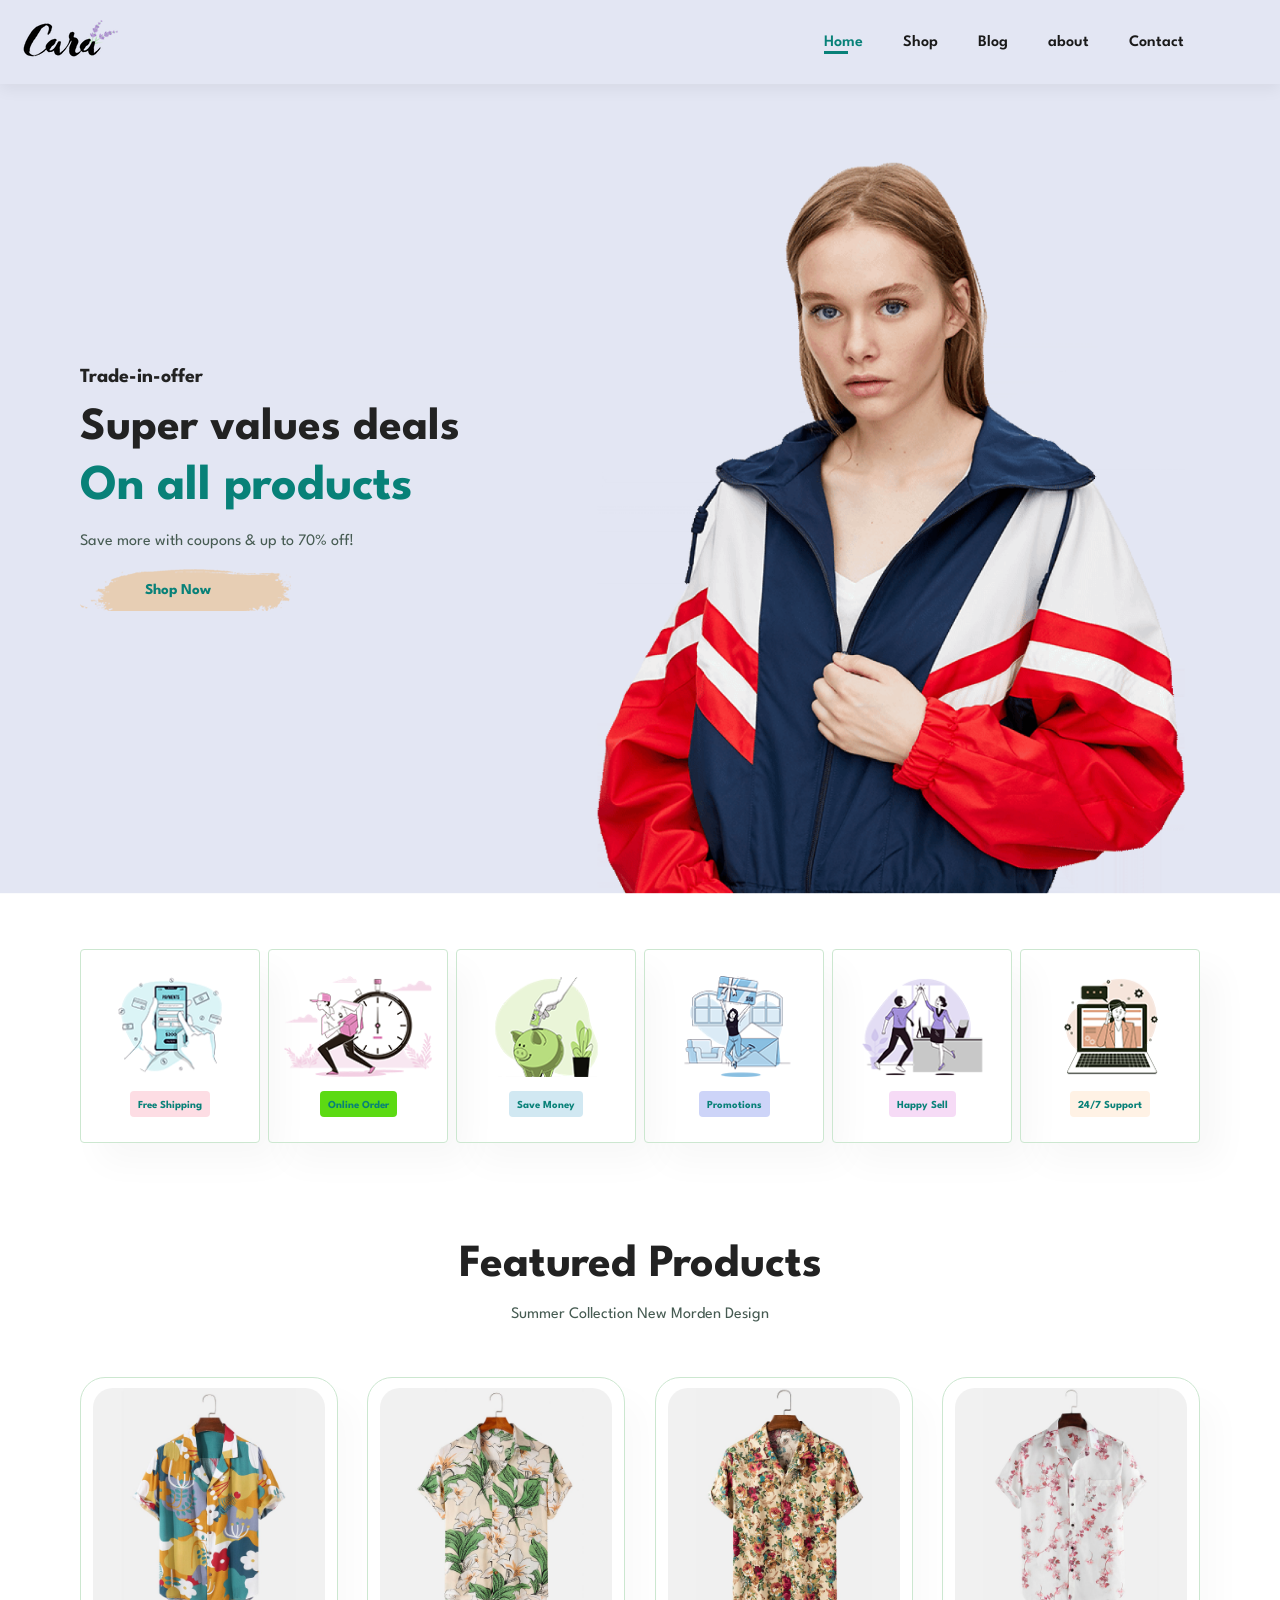
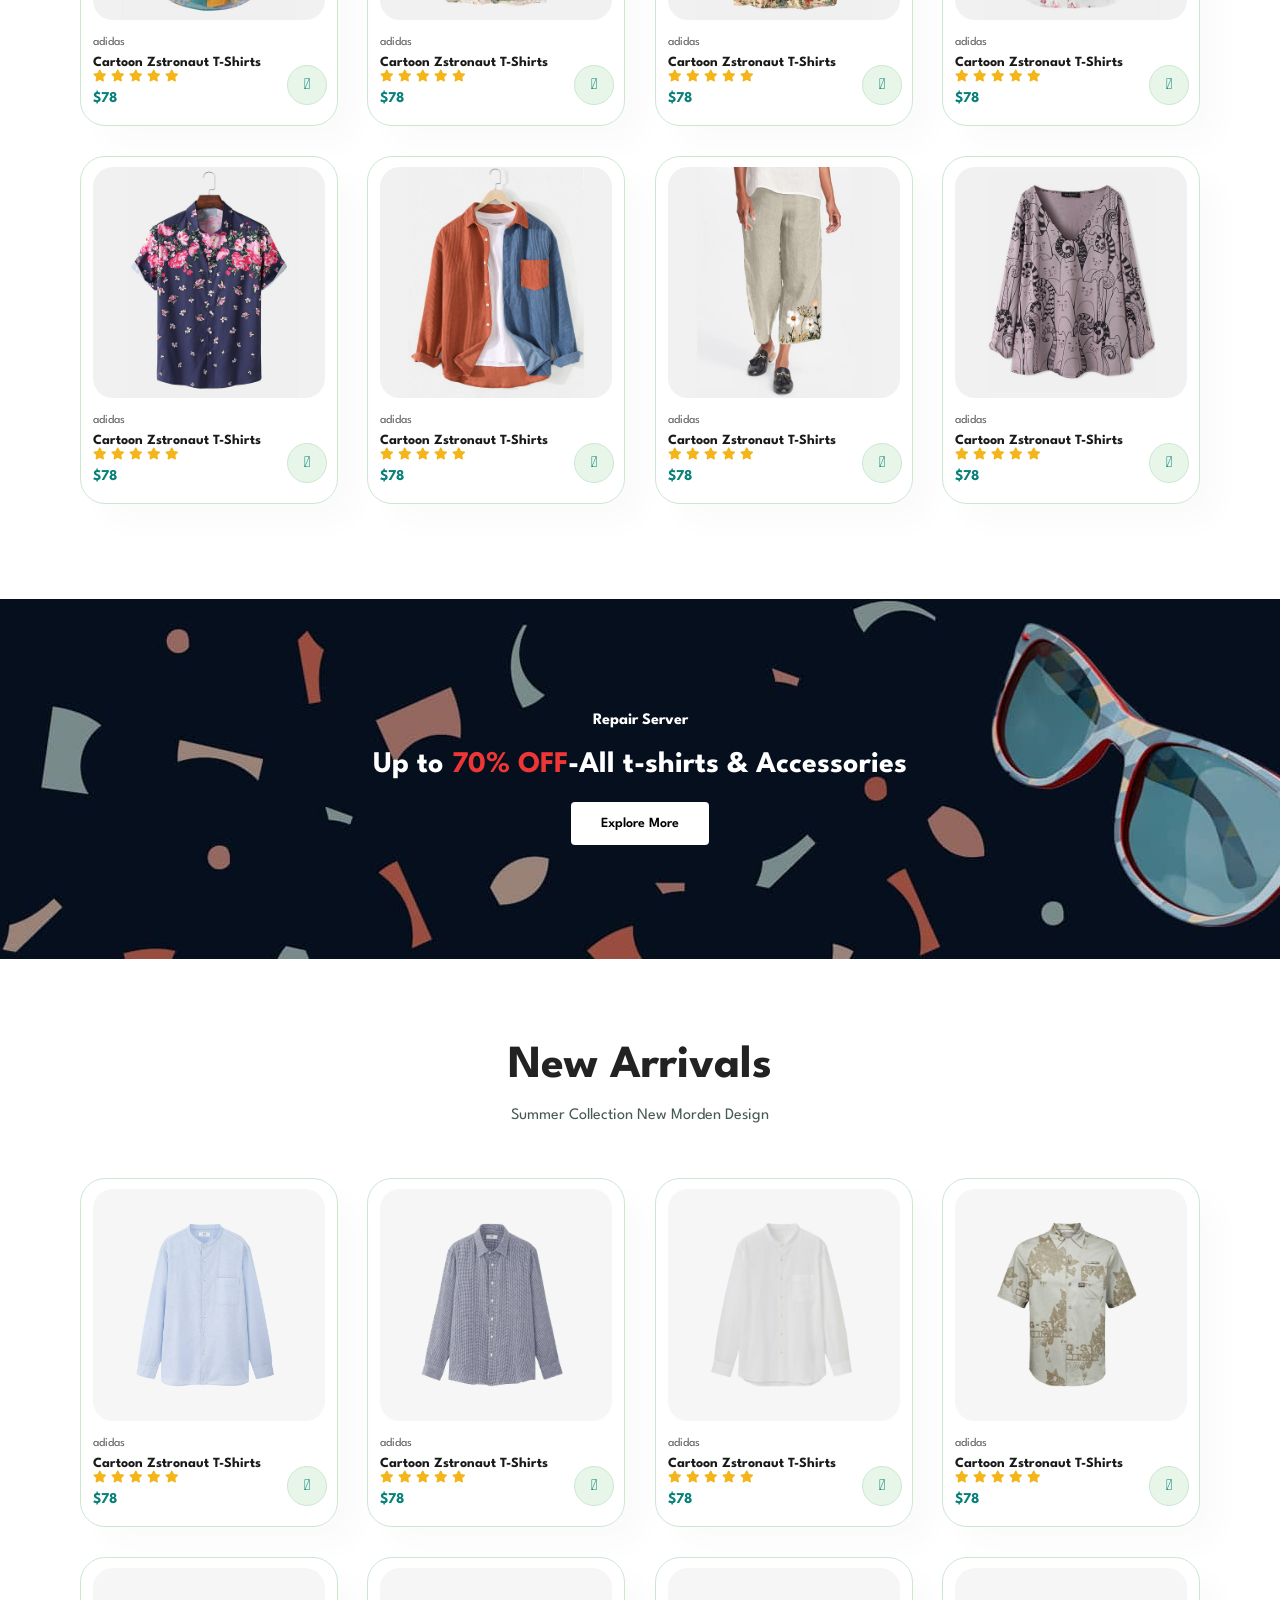
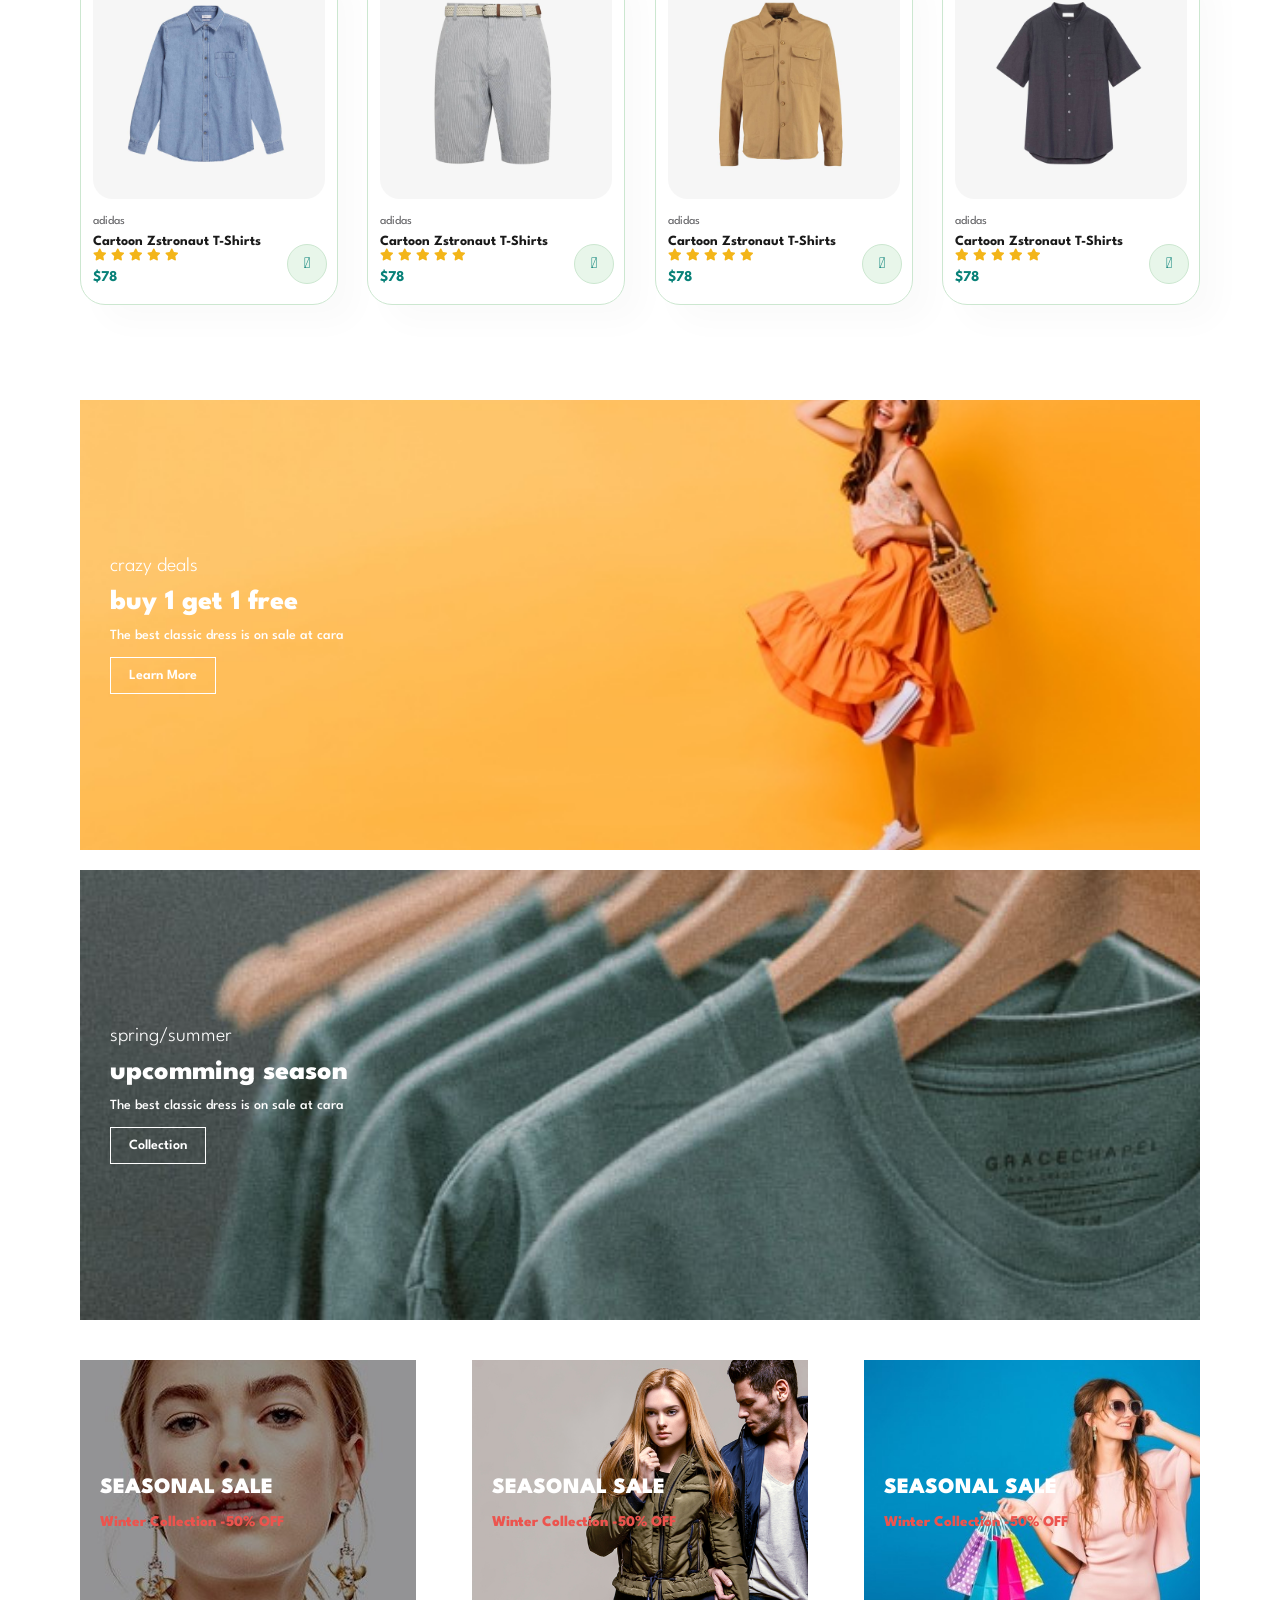
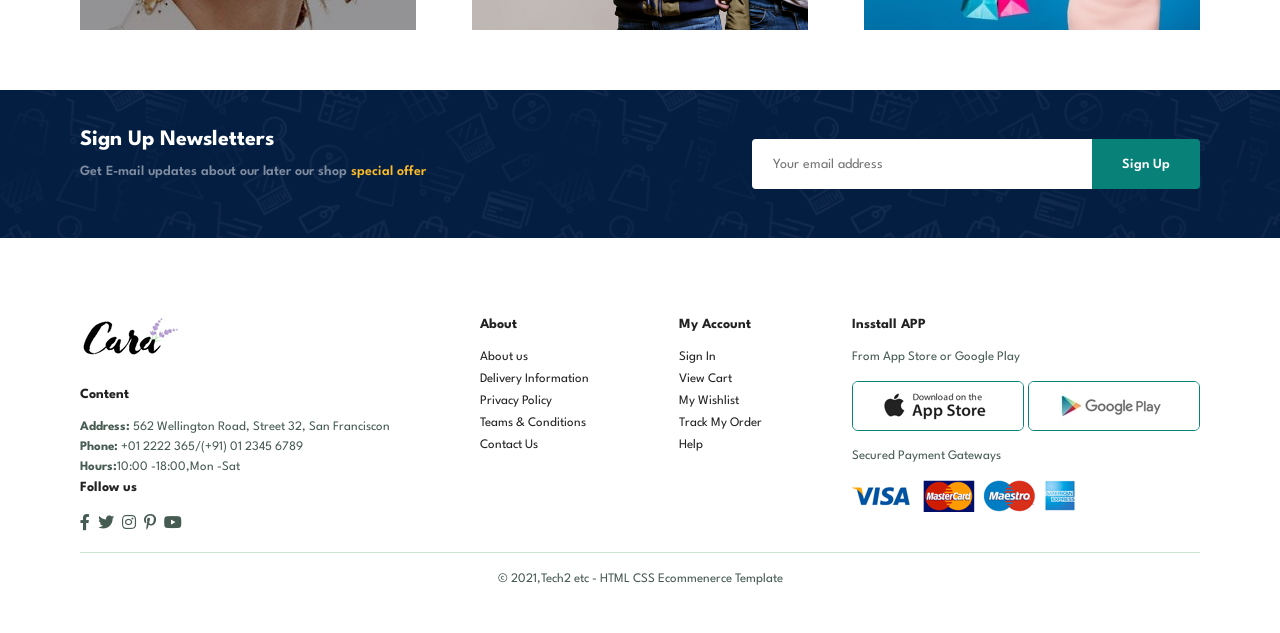
<file: index.html>
<!DOCTYPE html>
<html lang="en">
<head>
    <meta charset="UTF-8">
    <meta name="viewport" content="width=device-width, initial-scale=1.0">
    <title>Shop</title>
    <link rel="stylesheet" href="style.css">
    <link rel="stylesheet" href="https://pro.fontawesome.com/releases/v5.10.0/css/all.css" />

</head> 
<body>

    <section id="header">
        <a href="#"><img src="img/logo.png" class="logo" alt=""></a>
    
        <div>
            <ul id="navbar">
                <li><a class="active" href="index.html">Home</a></li>
                <li><a href="shop.html">Shop</a></li>
                <li><a href="blog.html">Blog</a></li>
                <li><a href="about.html">about</a></li>
                <li><a href="contact.html">Contact</a></li>
                <li id="lg-bag"><a href="cart.html"><i class="far fa-shopping-bag"></i></a></li>
                <a href="" id="close"><i class="far fa-times"></i></a>
            </ul>
        </div>
        <div id="mobile">
            
            <a href="cart.html"><i class="far fa-shopping-bag"></i></a>
            <i id="bar" class="fas fa-outdent"></i>
        </div>
    
    </section>
    <section id="hero">
        <h4>Trade-in-offer</h4>
        <h2>Super values deals</h2>
        <h1>On all products</h1>
        <p>Save more with coupons & up to 70% off!</p>
        <button>Shop Now</button>
    </section>
    <section id="feature" class="section-p1">
        <div class="fe-box">
            <img src="img/features/f1.png" alt="">
            <h6>Free Shipping</h6>
        </div>
        <div class="fe-box">
            <img src="img/features/f2.png" alt="">
            <h6>Online Order</h6>
        </div>
        <div class="fe-box">
            <img src="img/features/f3.png" alt="">
            <h6> Save Money</h6>
        </div>
        <div class="fe-box">
            <img src="img/features/f4.png" alt="">
            <h6>Promotions</h6>
        </div>
        <div class="fe-box">
            <img src="img/features/f5.png" alt="">
            <h6>Happy Sell</h6>
        </div>
        <div class="fe-box">
            <img src="img/features/f6.png" alt="">
            <h6>24/7 Support</h6>
        </div>
    </section>
    <section id="product1"  class="section-p1">
        <h2>Featured Products</h2>
        <p>Summer Collection New Morden Design</p>
        <div class="pro-container">
            <div class="pro">
            <img src="img/products/f1.jpg" alt="g">
            <div class="des">
                <span>adidas</span>
                <h5>Cartoon Zstronaut T-Shirts</h5>
                <div class="star">
                    <i class="fas fa-star"></i>
                    <i class="fas fa-star"></i>
                    <i class="fas fa-star"></i>
                    <i class="fas fa-star"></i>
                    <i class="fas fa-star"></i>
                </div>
                <h4>$78</h4>
                </div>
                <a href="#" ><i class="fal fa-shopping-cart cart"></i></a>
                
            </div>

                <div class="pro">
            <img src="img/products/f2.jpg" alt="g">
            <div class="des">
                <span>adidas</span>
                <h5>Cartoon Zstronaut T-Shirts</h5>
                <div class="star">
                    <i class="fas fa-star"></i>
                    <i class="fas fa-star"></i>
                    <i class="fas fa-star"></i>
                    <i class="fas fa-star"></i>
                    <i class="fas fa-star"></i>
                </div>
                <h4>$78</h4>
                </div>
                <a href="#" ><i class="fal fa-shopping-cart cart"></i></a>
                
            </div>

                <div class="pro">
            <img src="img/products/f3.jpg" alt="g">
            <div class="des">
                <span>adidas</span>
                <h5>Cartoon Zstronaut T-Shirts</h5>
                <div class="star">
                    <i class="fas fa-star"></i>
                    <i class="fas fa-star"></i>
                    <i class="fas fa-star"></i>
                    <i class="fas fa-star"></i>
                    <i class="fas fa-star"></i>
                </div>
                <h4>$78</h4>
                </div>
                <a href="#" ><i class="fal fa-shopping-cart cart"></i></a>
                
            </div>

                <div class="pro">
            <img src="img/products/f4.jpg" alt="g">
            <div class="des">
                <span>adidas</span>
                <h5>Cartoon Zstronaut T-Shirts</h5>
                <div class="star">
                    <i class="fas fa-star"></i>
                    <i class="fas fa-star"></i>
                    <i class="fas fa-star"></i>
                    <i class="fas fa-star"></i>
                    <i class="fas fa-star"></i>
                </div>
                <h4>$78</h4>
                </div>
                <a href="#" ><i class="fal fa-shopping-cart cart"></i></a>
                
            </div>

                <div class="pro">
            <img src="img/products/f5.jpg" alt="g">
            <div class="des">
                <span>adidas</span>
                <h5>Cartoon Zstronaut T-Shirts</h5>
                <div class="star">
                    <i class="fas fa-star"></i>
                    <i class="fas fa-star"></i>
                    <i class="fas fa-star"></i>
                    <i class="fas fa-star"></i>
                    <i class="fas fa-star"></i>
                </div>
                <h4>$78</h4>
                </div>
                <a href="#" ><i class="fal fa-shopping-cart cart"></i></a>
                
            </div>

                <div class="pro">
            <img src="img/products/f6.jpg" alt="g">
            <div class="des">
                <span>adidas</span>
                <h5>Cartoon Zstronaut T-Shirts</h5>
                <div class="star">
                    <i class="fas fa-star"></i>
                    <i class="fas fa-star"></i>
                    <i class="fas fa-star"></i>
                    <i class="fas fa-star"></i>
                    <i class="fas fa-star"></i>
                </div>
                <h4>$78</h4>
                </div>
                <a href="#" ><i class="fal fa-shopping-cart cart"></i></a>
                
            </div>

                <div class="pro">
            <img src="img/products/f7.jpg" alt="g">
            <div class="des">
                <span>adidas</span>
                <h5>Cartoon Zstronaut T-Shirts</h5>
                <div class="star">
                    <i class="fas fa-star"></i>
                    <i class="fas fa-star"></i>
                    <i class="fas fa-star"></i>
                    <i class="fas fa-star"></i>
                    <i class="fas fa-star"></i>
                </div>
                <h4>$78</h4>
                </div>
                <a href="#" ><i class="fal fa-shopping-cart cart"></i></a>
                
            </div>

                <div class="pro">
            <img src="img/products/f8.jpg" alt="g">
            <div class="des">
                <span>adidas</span>
                <h5>Cartoon Zstronaut T-Shirts</h5>
                <div class="star">
                    <i class="fas fa-star"></i>
                    <i class="fas fa-star"></i>
                    <i class="fas fa-star"></i>
                    <i class="fas fa-star"></i>
                    <i class="fas fa-star"></i>
                </div>
                <h4>$78</h4>
                </div>
                <a href="#" ><i class="fal fa-shopping-cart cart"></i></a>
                
            </div>
        </div>
    </section>
    <section id="banner" class="section-m1">
        <h4>Repair Server </h4>
        <h2>Up to <span>70% OFF</span>-All t-shirts & Accessories</h2>
        <button class="normal">Explore More</button>
    </section>
    <section id="product1"  class="section-p1">
        <h2>New Arrivals</h2>
        <p>Summer Collection New Morden Design</p>
        <div class="pro-container">
            <div class="pro">
            <img src="img/products/n1.jpg" alt="g">
            <div class="des">
                <span>adidas</span>
                <h5>Cartoon Zstronaut T-Shirts</h5>
                <div class="star">
                    <i class="fas fa-star"></i>
                    <i class="fas fa-star"></i>
                    <i class="fas fa-star"></i>
                    <i class="fas fa-star"></i>
                    <i class="fas fa-star"></i>
                </div>
                <h4>$78</h4>
                </div>
                <a href="#" ><i class="fal fa-shopping-cart cart"></i></a>
                
            </div>

                <div class="pro">
            <img src="img/products/n2.jpg" alt="g">
            <div class="des">
                <span>adidas</span>
                <h5>Cartoon Zstronaut T-Shirts</h5>
                <div class="star">
                    <i class="fas fa-star"></i>
                    <i class="fas fa-star"></i>
                    <i class="fas fa-star"></i>
                    <i class="fas fa-star"></i>
                    <i class="fas fa-star"></i>
                </div>
                <h4>$78</h4>
                </div>
                <a href="#" ><i class="fal fa-shopping-cart cart"></i></a>
                
            </div>

                <div class="pro">
            <img src="img/products/n3.jpg" alt="g">
            <div class="des">
                <span>adidas</span>
                <h5>Cartoon Zstronaut T-Shirts</h5>
                <div class="star">
                    <i class="fas fa-star"></i>
                    <i class="fas fa-star"></i>
                    <i class="fas fa-star"></i>
                    <i class="fas fa-star"></i>
                    <i class="fas fa-star"></i>
                </div>
                <h4>$78</h4>
                </div>
                <a href="#" ><i class="fal fa-shopping-cart cart"></i></a>
                
            </div>

                <div class="pro">
            <img src="img/products/n4.jpg" alt="g">
            <div class="des">
                <span>adidas</span>
                <h5>Cartoon Zstronaut T-Shirts</h5>
                <div class="star">
                    <i class="fas fa-star"></i>
                    <i class="fas fa-star"></i>
                    <i class="fas fa-star"></i>
                    <i class="fas fa-star"></i>
                    <i class="fas fa-star"></i>
                </div>
                <h4>$78</h4>
                </div>
                <a href="#" ><i class="fal fa-shopping-cart cart"></i></a>
                
            </div>

                <div class="pro">
            <img src="img/products/n5.jpg" alt="g">
            <div class="des">
                <span>adidas</span>
                <h5>Cartoon Zstronaut T-Shirts</h5>
                <div class="star">
                    <i class="fas fa-star"></i>
                    <i class="fas fa-star"></i>
                    <i class="fas fa-star"></i>
                    <i class="fas fa-star"></i>
                    <i class="fas fa-star"></i>
                </div>
                <h4>$78</h4>
                </div>
                <a href="#" ><i class="fal fa-shopping-cart cart"></i></a>
                
            </div>

                <div class="pro">
            <img src="img/products/n6.jpg" alt="g">
            <div class="des">
                <span>adidas</span>
                <h5>Cartoon Zstronaut T-Shirts</h5>
                <div class="star">
                    <i class="fas fa-star"></i>
                    <i class="fas fa-star"></i>
                    <i class="fas fa-star"></i>
                    <i class="fas fa-star"></i>
                    <i class="fas fa-star"></i>
                </div>
                <h4>$78</h4>
                </div>
                <a href="#" ><i class="fal fa-shopping-cart cart"></i></a>
                
            </div>

                <div class="pro">
            <img src="img/products/n7.jpg" alt="g">
            <div class="des">
                <span>adidas</span>
                <h5>Cartoon Zstronaut T-Shirts</h5>
                <div class="star">
                    <i class="fas fa-star"></i>
                    <i class="fas fa-star"></i>
                    <i class="fas fa-star"></i>
                    <i class="fas fa-star"></i>
                    <i class="fas fa-star"></i>
                </div>
                <h4>$78</h4>
                </div>
                <a href="#" ><i class="fal fa-shopping-cart cart"></i></a>
                
            </div>

                <div class="pro">
            <img src="img/products/n8.jpg" alt="g">
            <div class="des">
                <span>adidas</span>
                <h5>Cartoon Zstronaut T-Shirts</h5>
                <div class="star">
                    <i class="fas fa-star"></i>
                    <i class="fas fa-star"></i>
                    <i class="fas fa-star"></i>
                    <i class="fas fa-star"></i>
                    <i class="fas fa-star"></i>
                </div>
                <h4>$78</h4>
                </div>
                <a href="#" ><i class="fal fa-shopping-cart cart"></i></a>
                
            </div>
        </div>
    </section>
    <section id="sm-banner" class="section-p1">
        <div class="banner-box">
            <h4>crazy deals</h4>
            <h2>buy 1 get 1 free</h2>
            <span>The best classic dress is on sale at cara</span>
            <button class="white">Learn More</button>
        </div>

        <div class="banner-box banner-box2">
            <h4>spring/summer</h4>
            <h2>upcomming season</h2>
            <span>The best classic dress is on sale at cara</span>
            <button class="white">Collection</button>
        </div>

    </section>

    <section id="banner3">
         <div class="banner-box">        
            <h2>SEASONAL SALE</h2>
            <h3>Winter Collection -50% OFF</h3>
        </div>

         <div class="banner-box banner-box2">        
            <h2>SEASONAL SALE</h2>
            <h3>Winter Collection -50% OFF</h3>
        </div>

             <div class="banner-box banner-box3">        
            <h2>SEASONAL SALE</h2>
            <h3>Winter Collection -50% OFF</h3>
        </div>
    </section>

<section id="newsletter" class="section-p1 section-m1">
    <div class="newstext">
        <h4>Sign Up Newsletters</h4>
        <p>Get E-mail updates about our later our shop <span>special offer</span> </p>
    </div>
    <div class="from">
        <input type="text" placeholder="Your email address">
        <button class="normal">Sign Up</button>
    </div>
</section>
    <footer class="section-p1">

        <div class="col">

            <img class="logo" src="img/logo.png"  alt="">
            <h4>Content</h4>
            <p><strong>Address:</strong> 562 Wellington Road, Street 32, San Franciscon</p>
            <p><strong>Phone:</strong> +01 2222 365/(+91) 01 2345 6789</p>
            <p><strong>Hours:</strong>10:00 -18:00,Mon -Sat</p>
            <div class="follow">
                <h4>Follow us</h4>
                <div class="icon">
                    <i class="fab fa-facebook-f"></i>
                    <i class="fab fa-twitter"></i>
                    <i class="fab fa-instagram"></i>
                    <i class="fab fa-pinterest-p"></i>
                    <i class="fab fa-youtube"></i>
                </div>
            </div>

        </div>

        <div class="col">

            <h4>About</h4>
            <a href="#">About us</a>
            <a href="#">Delivery Information</a>
            <a href="#">Privacy Policy</a>
            <a href="#">Teams & Conditions</a>
            <a href="#">Contact Us</a>
        </div>
    
        <div class="col">
            <h4>My Account</h4>
            <a href="#">Sign In</a>
            <a href="#">View Cart</a>
            <a href="#">My Wishlist</a>
            <a href="#">Track My Order</a>
            <a href="#">Help</a>
        </div>
        <div class="col install">
            <h4>Insstall APP</h4>
            <p>From App Store or Google Play</p>
            <div class="row">
                <img src="img/pay/app.jpg" alt="">
                <img src="img/pay/play.jpg" alt="">
            </div>
            <p>Secured Payment Gateways </p>
            <img src="img/pay/pay.png" alt="">
        </div>

        <div class="copyright">
            <p>© 2021,Tech2 etc - HTML CSS Ecommenerce Template</p>
        </div>
    </footer>




    <script src="script.js"></script>
</body>
</html>
</file>
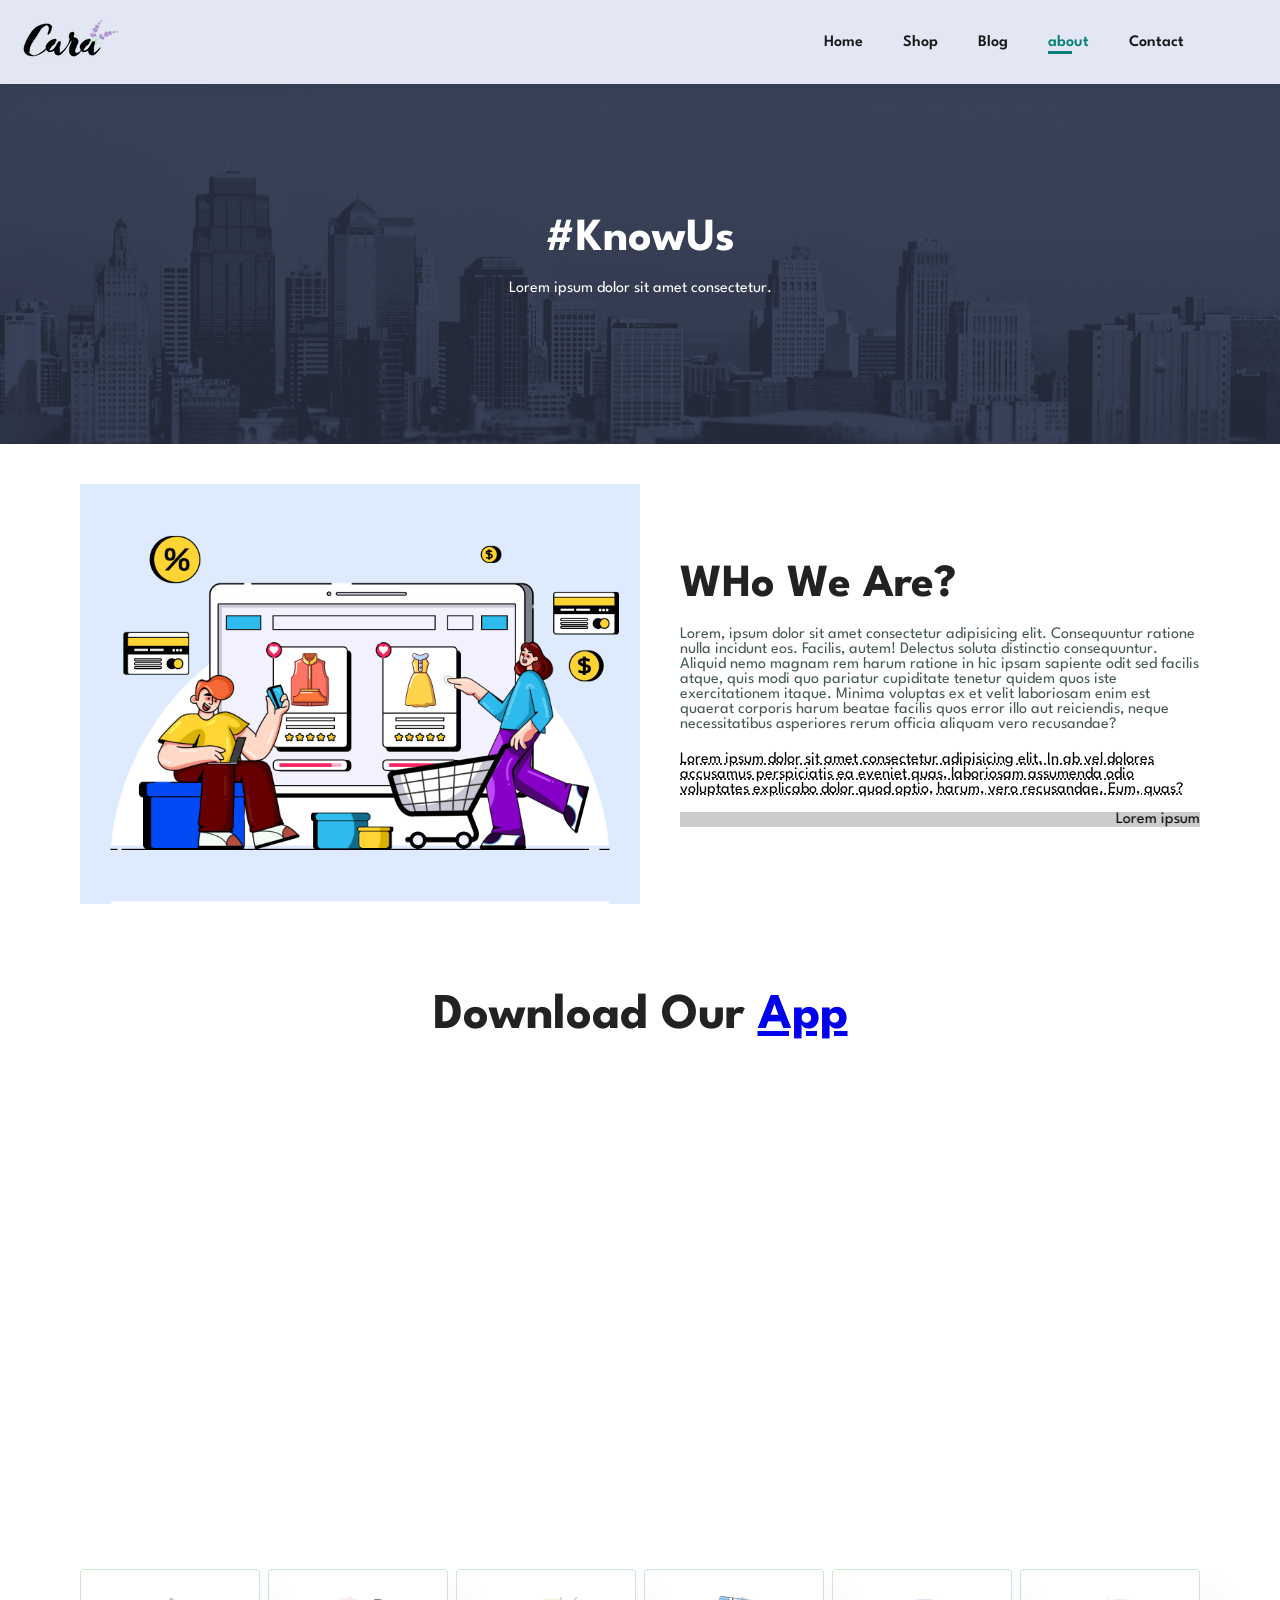
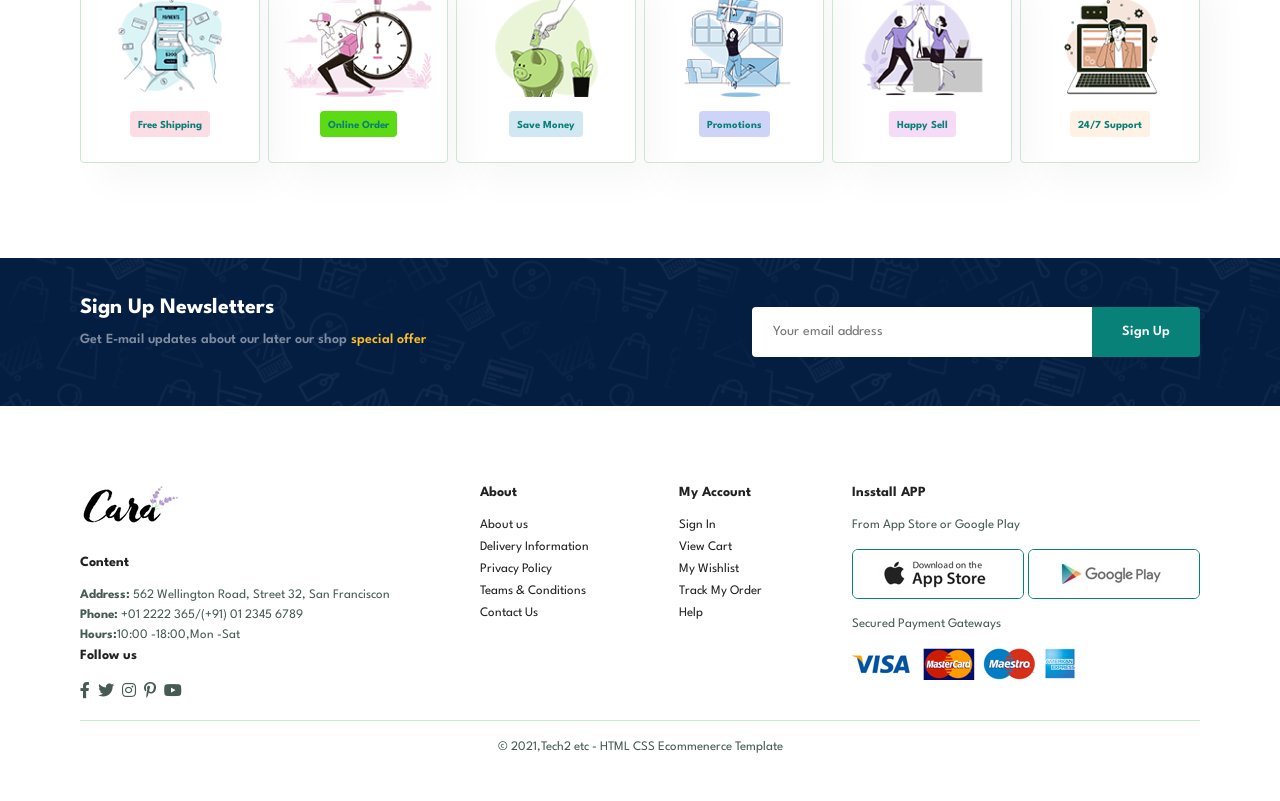
<file: about.html>
<!DOCTYPE html>
<html lang="en">
<head>
    <meta charset="UTF-8">
    <meta name="viewport" content="width=device-width, initial-scale=1.0">
    <title>Shop</title>
    <link rel="stylesheet" href="style.css">
    <link rel="stylesheet" href="https://pro.fontawesome.com/releases/v5.10.0/css/all.css" />

</head> 
<body>

    <section id="header">
        <a href="#"><img src="img/logo.png" class="logo" alt=""></a>
    
        <div>
            <ul id="navbar">
                <li><a  href="index.html">Home</a></li>
                <li><a href="shop.html">Shop</a></li>
                <li><a  href="blog.html">Blog</a></li>
                <li><a class="active" href="about.html">about</a></li>
                <li><a href="contact.html">Contact</a></li>
                <li id="lg-bag"><a href="cart.html"><i class="far fa-shopping-bag"></i></a></li>
                <a href="" id="close"><i class="far fa-times"></i></a>
            </ul>
        </div>
        <div id="mobile">
            
            <a href="cart.html"><i class="far fa-shopping-bag"></i></a>
            <i id="bar" class="fas fa-outdent"></i>
        </div>
    
    </section>

    <section id="page-header" class="about-header">
        <h2>#KnowUs</h2>
       
        
        <p>Lorem ipsum dolor sit amet consectetur.</p>
      
    </section>

    <section class="about-head section-p1" >
            <img src="img/about/a6.jpg" alt="">
            <div>
                <h2>WHo We Are?</h2>
                <p>Lorem, ipsum dolor sit amet consectetur adipisicing elit. Consequuntur ratione nulla incidunt eos. Facilis, 
                    autem! Delectus soluta distinctio consequuntur. Aliquid nemo magnam rem harum ratione in hic ipsam sapiente 
                    odit sed facilis atque, quis modi quo pariatur cupiditate tenetur quidem quos iste exercitationem itaque. 
                    Minima voluptas ex et velit laboriosam enim est quaerat corporis harum beatae facilis quos error illo aut reiciendis, 
                    neque necessitatibus asperiores rerum officia aliquam vero recusandae?</p>

                    <abbr title="">Lorem ipsum dolor sit amet consectetur adipisicing elit. In ab vel dolores accusamus perspiciatis ea eveniet quas,
                         laboriosam assumenda odio voluptates explicabo dolor quod optio, harum, vero recusandae. Eum, quas?</abbr>
                
                <br><br>
                
                <marquee bgcolor="#ccc" loop="-1" scrollamount="5" width="100%" >Lorem ipsum dolor sit amet consectetur adipisicing elit. Accusantium nihil rerum, quam nobis provident laboriosam temporibus, iste tenetur ipsa, voluptatem vel optio officia incidunt modi eos quidem debitis repudiandae cumque sit consectetur similique illum delectus. Soluta repellat quidem ea quibusdam perspiciatis! Doloribus rerum autem eaque delectus ullam quibusdam quisquam ex.</marquee>
                        </div>
            
            
            </section>
            
            <section id="about-app" class="section-p1">
                <h1>Download Our <a href="#">App</a></h1>
                <div class="video">
                    <video autoplay muted loop src="img/about/1.mp4"></video>
                </div>
            </section>


            <section id="feature" class="section-p1">
        <div class="fe-box">
            <img src="img/features/f1.png" alt="">
            <h6>Free Shipping</h6>
        </div>
        <div class="fe-box">
            <img src="img/features/f2.png" alt="">
            <h6>Online Order</h6>
        </div>
        <div class="fe-box">
            <img src="img/features/f3.png" alt="">
            <h6> Save Money</h6>
        </div>
        <div class="fe-box">
            <img src="img/features/f4.png" alt="">
            <h6>Promotions</h6>
        </div>
        <div class="fe-box">
            <img src="img/features/f5.png" alt="">
            <h6>Happy Sell</h6>
        </div>
        <div class="fe-box">
            <img src="img/features/f6.png" alt="">
            <h6>24/7 Support</h6>
        </div>
    </section>

    <section id="newsletter" class="section-p1 section-m1">
    <div class="newstext">
        <h4>Sign Up Newsletters</h4>
        <p>Get E-mail updates about our later our shop <span>special offer</span> </p>
    </div>
    <div class="from">
        <input type="text" placeholder="Your email address">
        <button class="normal">Sign Up</button>
    </div>
    </section>
    <footer class="section-p1">

        <div class="col">

            <img class="logo" src="img/logo.png"  alt="">
            <h4>Content</h4>
            <p><strong>Address:</strong> 562 Wellington Road, Street 32, San Franciscon</p>
            <p><strong>Phone:</strong> +01 2222 365/(+91) 01 2345 6789</p>
            <p><strong>Hours:</strong>10:00 -18:00,Mon -Sat</p>
            <div class="follow">
                <h4>Follow us</h4>
                <div class="icon">
                    <i class="fab fa-facebook-f"></i>
                    <i class="fab fa-twitter"></i>
                    <i class="fab fa-instagram"></i>
                    <i class="fab fa-pinterest-p"></i>
                    <i class="fab fa-youtube"></i>
                </div>
            </div>

        </div>

        <div class="col">

            <h4>About</h4>
            <a href="#">About us</a>
            <a href="#">Delivery Information</a>
            <a href="#">Privacy Policy</a>
            <a href="#">Teams & Conditions</a>
            <a href="#">Contact Us</a>
        </div>
    
        <div class="col">
            <h4>My Account</h4>
            <a href="#">Sign In</a>
            <a href="#">View Cart</a>
            <a href="#">My Wishlist</a>
            <a href="#">Track My Order</a>
            <a href="#">Help</a>
        </div>
        <div class="col install">
            <h4>Insstall APP</h4>
            <p>From App Store or Google Play</p>
            <div class="row">
                <img src="img/pay/app.jpg" alt="">
                <img src="img/pay/play.jpg" alt="">
            </div>
            <p>Secured Payment Gateways </p>
            <img src="img/pay/pay.png" alt="">
        </div>

        <div class="copyright">
            <p>© 2021,Tech2 etc - HTML CSS Ecommenerce Template</p>
        </div>
    </footer>




    <script src="script.js"></script>
</body>
</html>
</file>
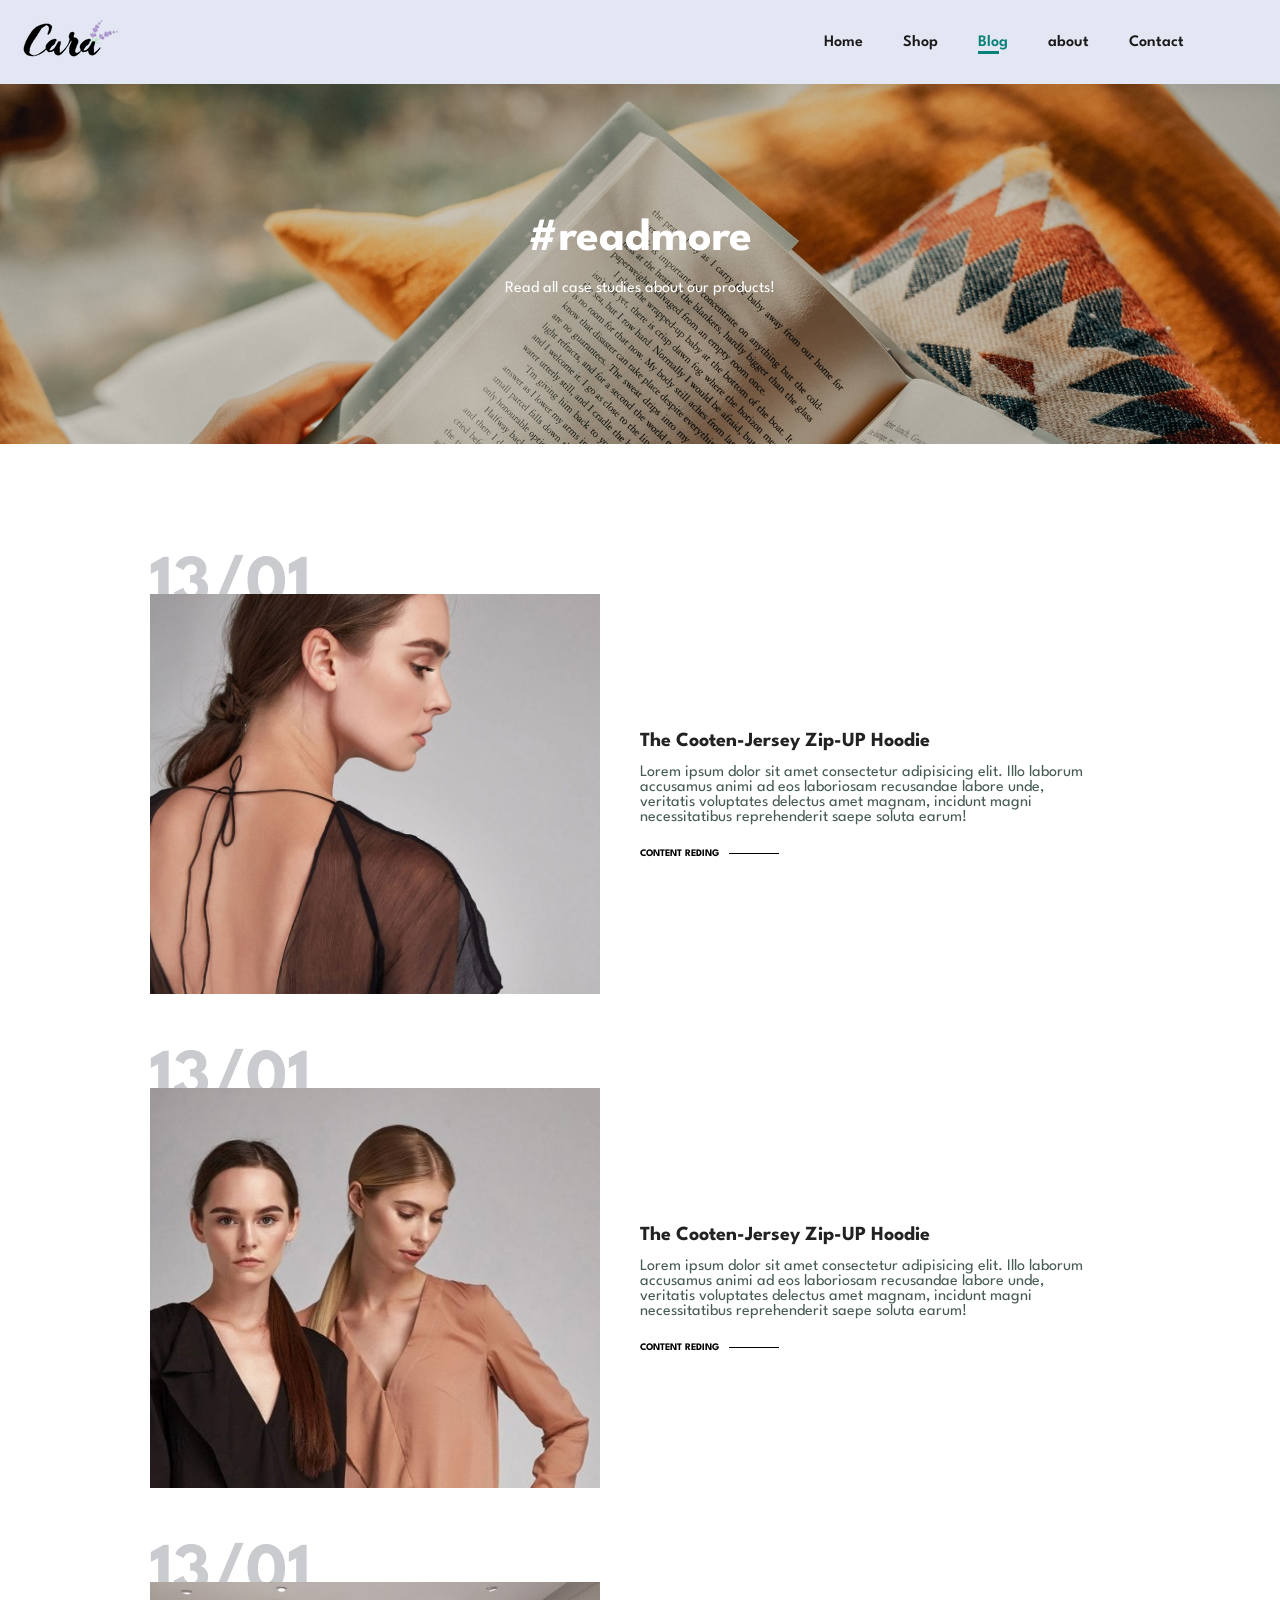
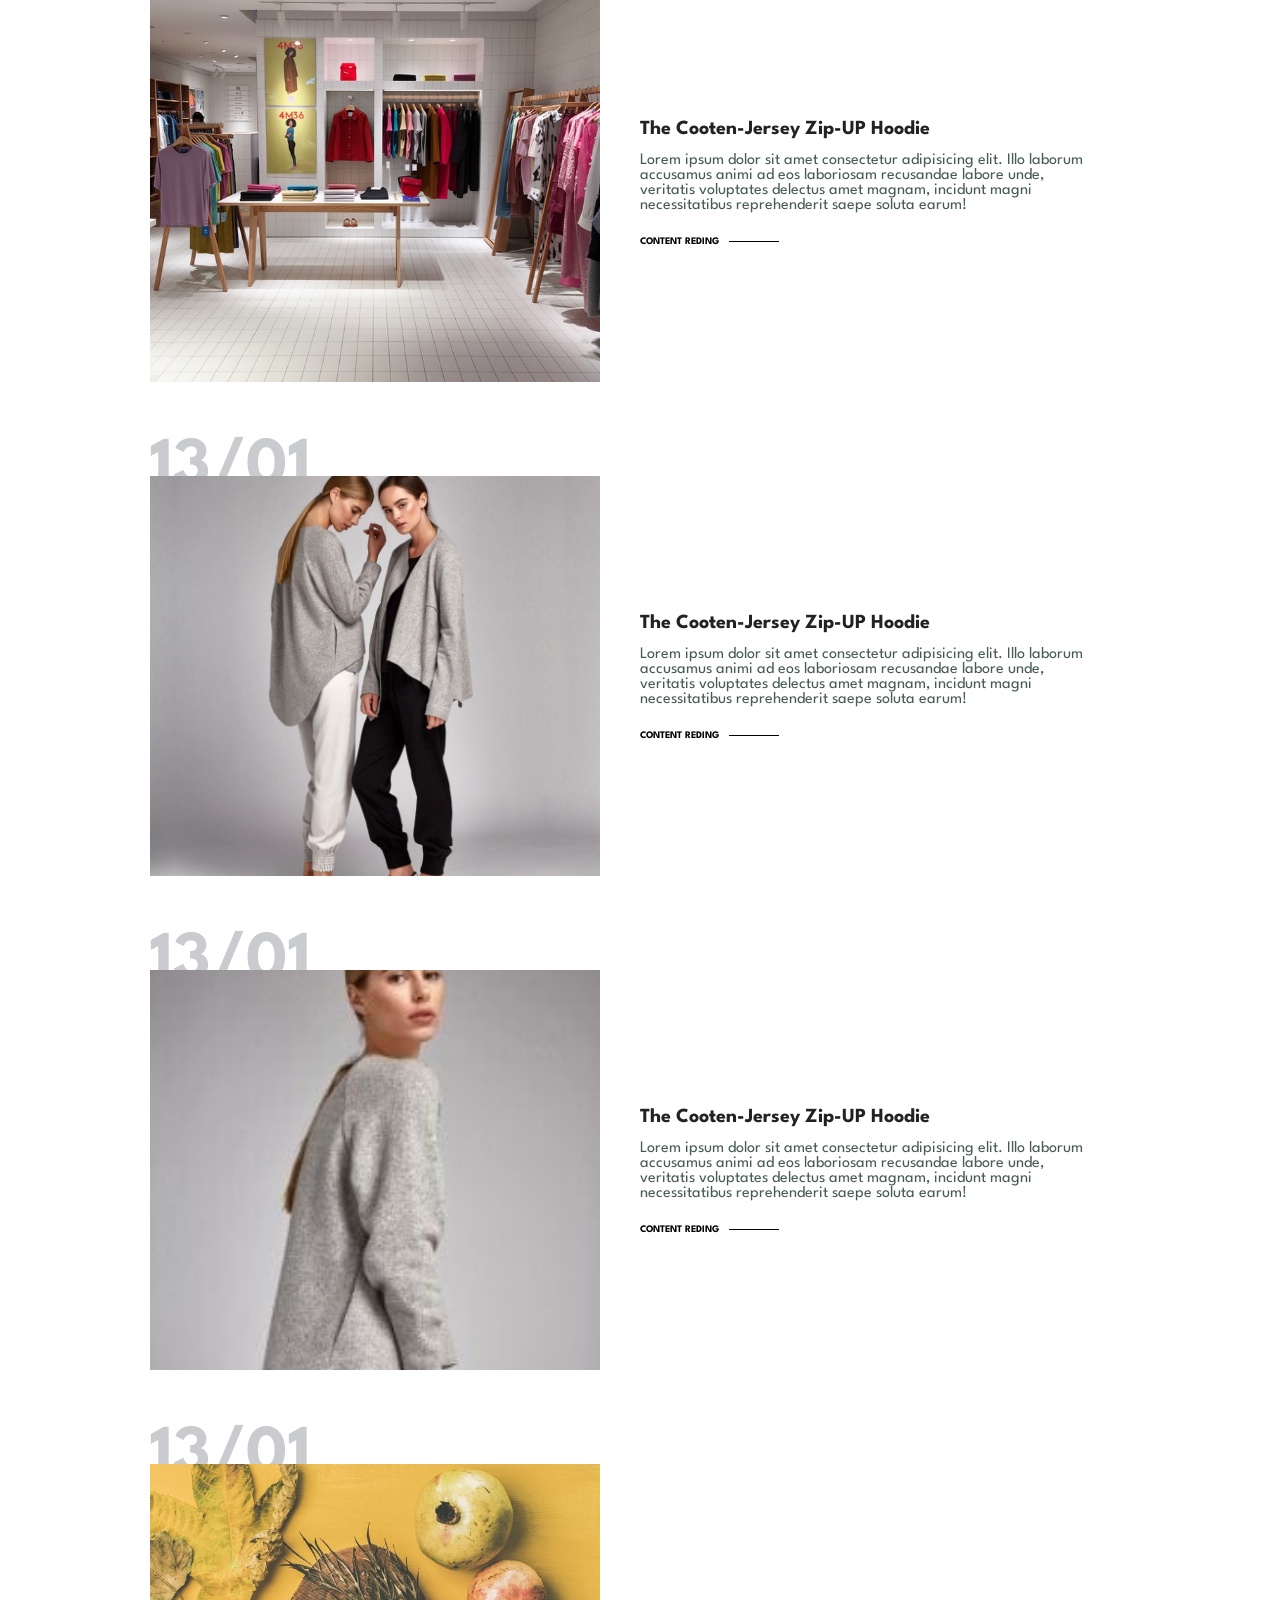
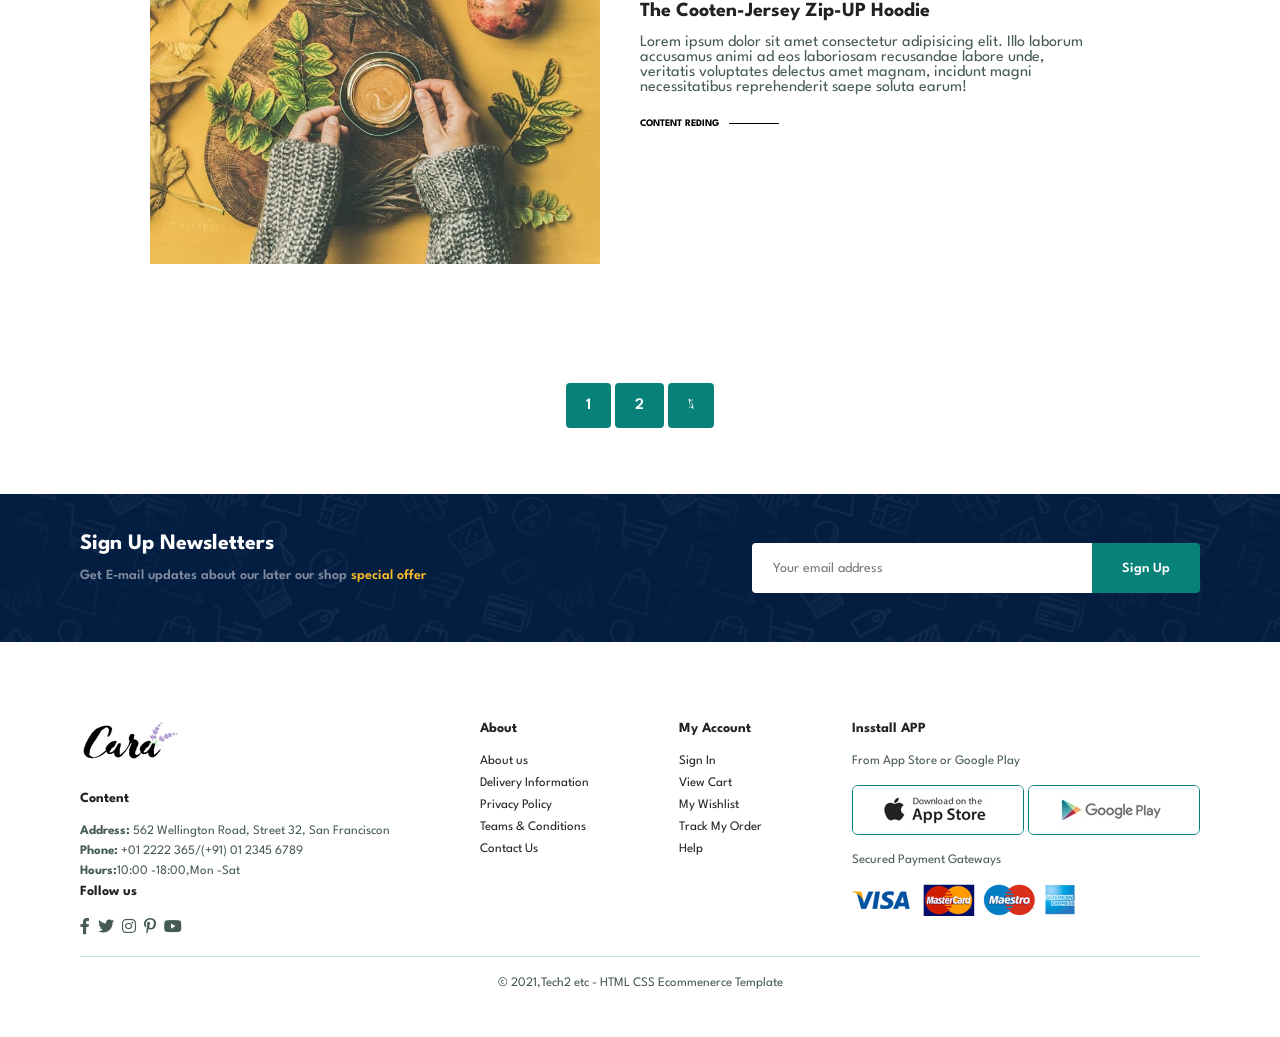
<file: blog.html>
<!DOCTYPE html>
<html lang="en">
<head>
    <meta charset="UTF-8">
    <meta name="viewport" content="width=device-width, initial-scale=1.0">
    <title>Shop</title>
    <link rel="stylesheet" href="style.css">
    <link rel="stylesheet" href="https://pro.fontawesome.com/releases/v5.10.0/css/all.css" />

</head> 
<body>

    <section id="header">
        <a href="#"><img src="img/logo.png" class="logo" alt=""></a>
    
        <div>
            <ul id="navbar">
                <li><a  href="index.html">Home</a></li>
                <li><a href="shop.html">Shop</a></li>
                <li><a class="active" href="blog.html">Blog</a></li>
                <li><a href="about.html">about</a></li>
                <li><a href="contact.html">Contact</a></li>
                <li id="lg-bag"><a href="cart.html"><i class="far fa-shopping-bag"></i></a></li>
                <a href="" id="close"><i class="far fa-times"></i></a>
            </ul>
        </div>
        <div id="mobile">
            
            <a href="cart.html"><i class="far fa-shopping-bag"></i></a>
            <i id="bar" class="fas fa-outdent"></i>
        </div>
    
    </section>

    <section id="page-header" class="blog-header">
        <h2>#readmore</h2>
       
        
        <p>Read all case studies about our products!</p>
      
    </section>

    <section id="blog">
        <div class="blog-box">
            <div class="blog-img">
                <img src="img/blog/b1.jpg" alt="">
            </div>
            <div class="blog-details">
                <h4>The Cooten-Jersey Zip-UP Hoodie</h4>
                <p>Lorem ipsum dolor sit amet consectetur adipisicing elit. 
                    Illo laborum accusamus animi ad eos laboriosam recusandae labore unde, 
                    veritatis voluptates delectus amet magnam, incidunt magni necessitatibus 
                    reprehenderit saepe soluta earum!</p>
                    <a href="#">CONTENT REDING</a>
            </div>
            <h1>13/01</h1>
        </div>

        <div class="blog-box">
            <div class="blog-img">
                <img src="img/blog/b2.jpg" alt="">
            </div>
            <div class="blog-details">
                <h4>The Cooten-Jersey Zip-UP Hoodie</h4>
                <p>Lorem ipsum dolor sit amet consectetur adipisicing elit. 
                    Illo laborum accusamus animi ad eos laboriosam recusandae labore unde, 
                    veritatis voluptates delectus amet magnam, incidunt magni necessitatibus 
                    reprehenderit saepe soluta earum!</p>
                    <a href="#">CONTENT REDING</a>
            </div>
            <h1>13/01</h1>
        </div>

        <div class="blog-box">
            <div class="blog-img">
                <img src="img/blog/b3.jpg" alt="">
            </div>
            <div class="blog-details">
                <h4>The Cooten-Jersey Zip-UP Hoodie</h4>
                <p>Lorem ipsum dolor sit amet consectetur adipisicing elit. 
                    Illo laborum accusamus animi ad eos laboriosam recusandae labore unde, 
                    veritatis voluptates delectus amet magnam, incidunt magni necessitatibus 
                    reprehenderit saepe soluta earum!</p>
                    <a href="#">CONTENT REDING</a>
            </div>
            <h1>13/01</h1>
        </div>

        <div class="blog-box">
            <div class="blog-img">
                <img src="img/blog/b4.jpg" alt="">
            </div>
            <div class="blog-details">
                <h4>The Cooten-Jersey Zip-UP Hoodie</h4>
                <p>Lorem ipsum dolor sit amet consectetur adipisicing elit. 
                    Illo laborum accusamus animi ad eos laboriosam recusandae labore unde, 
                    veritatis voluptates delectus amet magnam, incidunt magni necessitatibus 
                    reprehenderit saepe soluta earum!</p>
                    <a href="#">CONTENT REDING</a>
            </div>
            <h1>13/01</h1>
        </div>

        <div class="blog-box">
            <div class="blog-img">
                <img src="img/blog/b5.jpg" alt="">
            </div>
            <div class="blog-details">
                <h4>The Cooten-Jersey Zip-UP Hoodie</h4>
                <p>Lorem ipsum dolor sit amet consectetur adipisicing elit. 
                    Illo laborum accusamus animi ad eos laboriosam recusandae labore unde, 
                    veritatis voluptates delectus amet magnam, incidunt magni necessitatibus 
                    reprehenderit saepe soluta earum!</p>
                    <a href="#">CONTENT REDING</a>
            </div>
            <h1>13/01</h1>
        </div>

        <div class="blog-box">
            <div class="blog-img">
                <img src="img/blog/b6.jpg" alt="">
            </div>
            <div class="blog-details">
                <h4>The Cooten-Jersey Zip-UP Hoodie</h4>
                <p>Lorem ipsum dolor sit amet consectetur adipisicing elit. 
                    Illo laborum accusamus animi ad eos laboriosam recusandae labore unde, 
                    veritatis voluptates delectus amet magnam, incidunt magni necessitatibus 
                    reprehenderit saepe soluta earum!</p>
                    <a href="#">CONTENT REDING</a>
            </div>
            <h1>13/01</h1>
        </div>
    </section>

    <section id="pagination" class="section-p1">
        <a href="#">1</a>
        <a href="#">2</a>
        <a href="#"><i class="fal fa-long-arrow-alt-right"></i></a>
    </section>
   


<section id="newsletter" class="section-p1 section-m1">
    <div class="newstext">
        <h4>Sign Up Newsletters</h4>
        <p>Get E-mail updates about our later our shop <span>special offer</span> </p>
    </div>
    <div class="from">
        <input type="text" placeholder="Your email address">
        <button class="normal">Sign Up</button>
    </div>
</section>

    <footer class="section-p1">

        <div class="col">

            <img class="logo" src="img/logo.png"  alt="">
            <h4>Content</h4>
            <p><strong>Address:</strong> 562 Wellington Road, Street 32, San Franciscon</p>
            <p><strong>Phone:</strong> +01 2222 365/(+91) 01 2345 6789</p>
            <p><strong>Hours:</strong>10:00 -18:00,Mon -Sat</p>
            <div class="follow">
                <h4>Follow us</h4>
                <div class="icon">
                    <i class="fab fa-facebook-f"></i>
                    <i class="fab fa-twitter"></i>
                    <i class="fab fa-instagram"></i>
                    <i class="fab fa-pinterest-p"></i>
                    <i class="fab fa-youtube"></i>
                </div>
            </div>

        </div>

        <div class="col">

            <h4>About</h4>
            <a href="#">About us</a>
            <a href="#">Delivery Information</a>
            <a href="#">Privacy Policy</a>
            <a href="#">Teams & Conditions</a>
            <a href="#">Contact Us</a>
        </div>
    
        <div class="col">
            <h4>My Account</h4>
            <a href="#">Sign In</a>
            <a href="#">View Cart</a>
            <a href="#">My Wishlist</a>
            <a href="#">Track My Order</a>
            <a href="#">Help</a>
        </div>
        <div class="col install">
            <h4>Insstall APP</h4>
            <p>From App Store or Google Play</p>
            <div class="row">
                <img src="img/pay/app.jpg" alt="">
                <img src="img/pay/play.jpg" alt="">
            </div>
            <p>Secured Payment Gateways </p>
            <img src="img/pay/pay.png" alt="">
        </div>

        <div class="copyright">
            <p>© 2021,Tech2 etc - HTML CSS Ecommenerce Template</p>
        </div>
    </footer>




    <script src="script.js"></script>
</body>
</html>
</file>
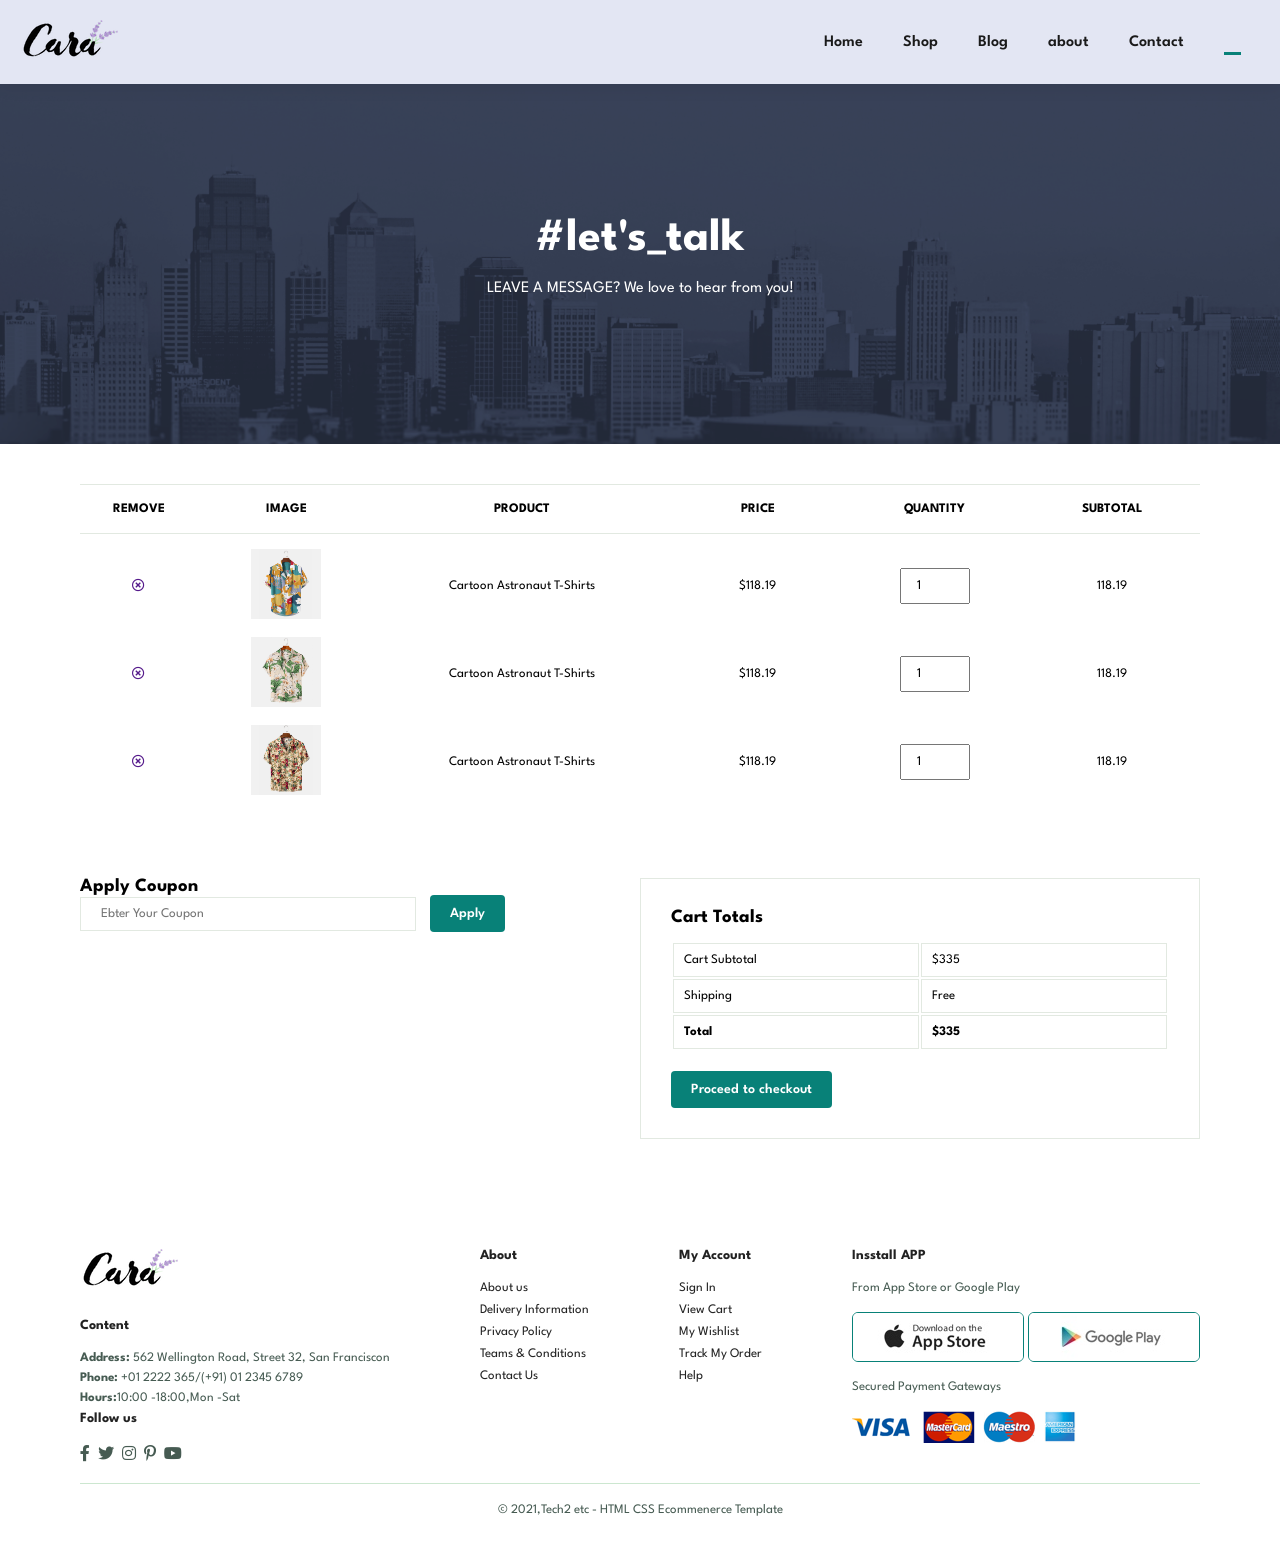
<file: cart.html>
<!DOCTYPE html>
<html lang="en">
<head>
    <meta charset="UTF-8">
    <meta name="viewport" content="width=device-width, initial-scale=1.0">
    <title>Shop</title>
    <link rel="stylesheet" href="style.css">
    <link rel="stylesheet" href="https://pro.fontawesome.com/releases/v5.10.0/css/all.css" />

</head> 
<body>

    <section id="header">
        <a href="#"><img src="img/logo.png" class="logo" alt=""></a>
    
        <div>
            <ul id="navbar">
                <li><a  href="index.html">Home</a></li>
                <li><a href="shop.html">Shop</a></li>
                <li><a  href="blog.html">Blog</a></li>
                <li><a  href="about.html">about</a></li>
                <li><a  href="contact.html">Contact</a></li>
                <li id="lg-bag"><a class="active" href="cart.html"><i class="far fa-shopping-bag"></i></a></li>
                <a href="" id="close"><i class="far fa-times"></i></a>
            </ul>
        </div>
        <div id="mobile">
            
            <a href="cart.html"><i class="far fa-shopping-bag"></i></a>
            <i id="bar" class="fas fa-outdent"></i>
        </div>
    
    </section>

    <section id="page-header" class="about-header">
        <h2>#let's_talk</h2>
       
        
        <p>LEAVE A MESSAGE? We love to hear from you!</p>
      
    </section>
     <section id="cart" class="section-p1">
     <table width="100%">
        <thead>
            <tr>
                <td>Remove</td>
                <td>Image</td>
                <td>Product</td>
                <td>Price</td>
                <td>Quantity</td>
                <td>Subtotal</td>
            </tr>
        </thead>
        <tbody>
            <tr>
                <td><a href=""><i class="far fa-times-circle"></i></a></td>
                <td><img src="img/products/f1.jpg" alt=""></td>
                <td>Cartoon Astronaut T-Shirts</td>
                <td>$118.19</td>
                <td><input type="number" value="1"></td>
                <td>118.19</td>
            
            </tr>

            <tr>
                <td><a href=""><i class="far fa-times-circle"></i></a></td>
                <td><img src="img/products/f2.jpg" alt=""></td>
                <td>Cartoon Astronaut T-Shirts</td>
                <td>$118.19</td>
                <td><input type="number" value="1"></td>
                <td>118.19</td>
            
            </tr>

            <tr>
                <td><a href=""><i class="far fa-times-circle"></i></a></td>
                <td><img src="img/products/f3.jpg" alt=""></td>
                <td>Cartoon Astronaut T-Shirts</td>
                <td>$118.19</td>
                <td><input type="number" value="1"></td>
                <td>118.19</td>
            </tr>

        </tbody>
     </table>
     </section>
     <section id="cart-add" class="section-p1">
        <div id="coupon">
            <h3>Apply Coupon</h3>
            <div>
                <input type="text" placeholder="Ebter Your Coupon">
                <button class="normal">Apply</button>
            </div>
        </div>  

        <div id="subtotal">
            <h3>Cart Totals</h3>
            <table>
                <tr>
                    <td>Cart Subtotal</td>
                    <td>$335</td>
                </tr>
                <tr>
                    <td>Shipping</td>
                    <td>Free</td>
                </tr>
                <tr>
                    <td><strong>Total</strong></td>
                    <td><strong>$335</strong></td>
                </tr>
            </table>
            <button class="normal">Proceed to checkout</button>
        </div>

     </section>

    <footer class="section-p1">

        <div class="col">

            <img class="logo" src="img/logo.png"  alt="">
            <h4>Content</h4>
            <p><strong>Address:</strong> 562 Wellington Road, Street 32, San Franciscon</p>
            <p><strong>Phone:</strong> +01 2222 365/(+91) 01 2345 6789</p>
            <p><strong>Hours:</strong>10:00 -18:00,Mon -Sat</p>
            <div class="follow">
                <h4>Follow us</h4>
                <div class="icon">
                    <i class="fab fa-facebook-f"></i>
                    <i class="fab fa-twitter"></i>
                    <i class="fab fa-instagram"></i>
                    <i class="fab fa-pinterest-p"></i>
                    <i class="fab fa-youtube"></i>
                </div>
            </div>

        </div>

        <div class="col">

            <h4>About</h4>
            <a href="#">About us</a>
            <a href="#">Delivery Information</a>
            <a href="#">Privacy Policy</a>
            <a href="#">Teams & Conditions</a>
            <a href="#">Contact Us</a>
        </div>
    
        <div class="col">
            <h4>My Account</h4>
            <a href="#">Sign In</a>
            <a href="#">View Cart</a>
            <a href="#">My Wishlist</a>
            <a href="#">Track My Order</a>
            <a href="#">Help</a>
        </div>
        <div class="col install">
            <h4>Insstall APP</h4>
            <p>From App Store or Google Play</p>
            <div class="row">
                <img src="img/pay/app.jpg" alt="">
                <img src="img/pay/play.jpg" alt="">
            </div>
            <p>Secured Payment Gateways </p>
            <img src="img/pay/pay.png" alt="">
        </div>

        <div class="copyright">
            <p>© 2021,Tech2 etc - HTML CSS Ecommenerce Template</p>
        </div>
    </footer>


    <script src="script.js"></script>
</body>
</html>
</file>
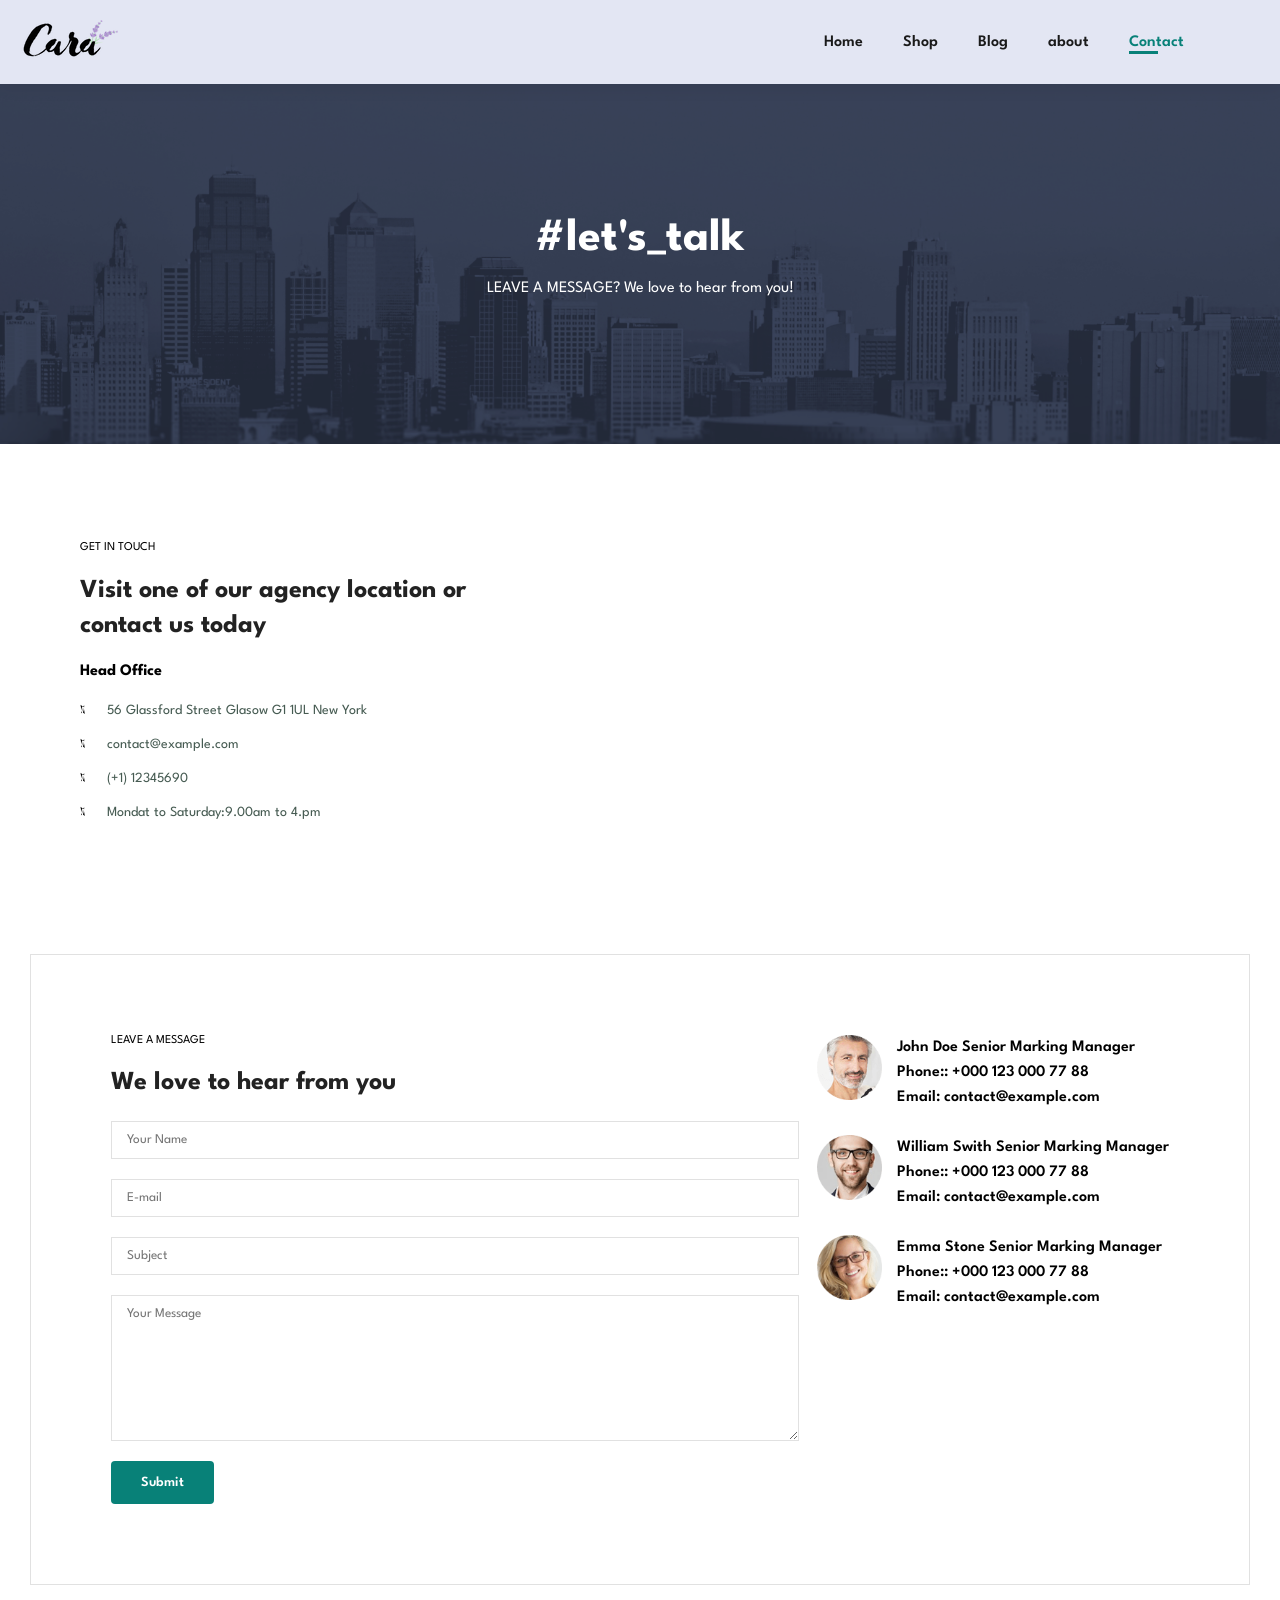
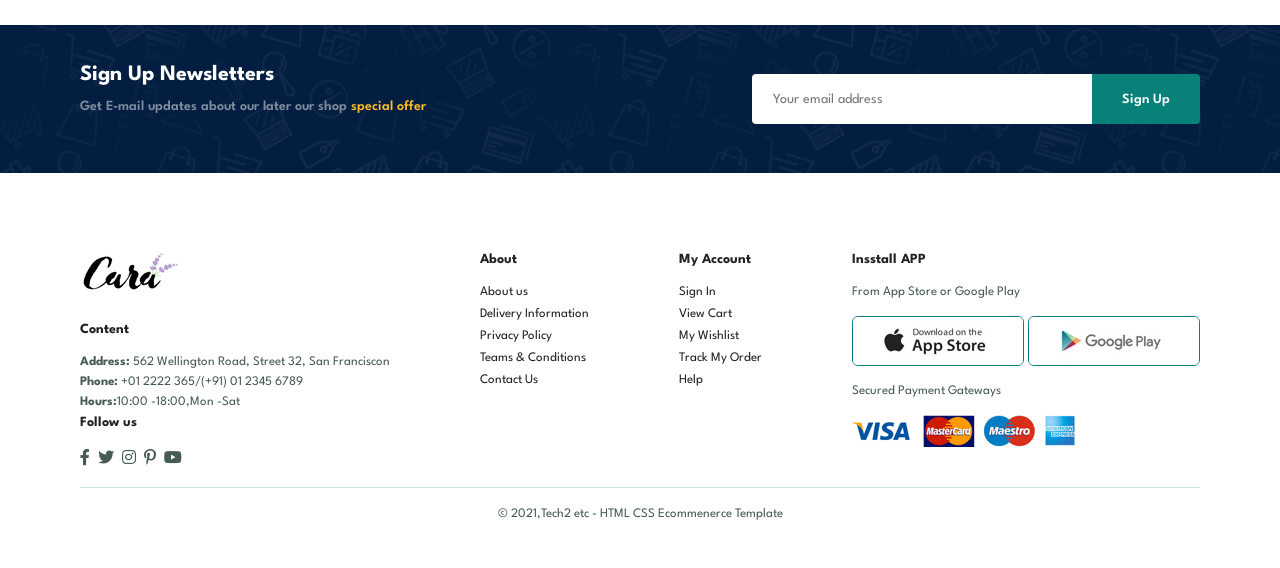
<file: contact.html>
<!DOCTYPE html>
<html lang="en">
<head>
    <meta charset="UTF-8">
    <meta name="viewport" content="width=device-width, initial-scale=1.0">
    <title>Shop</title>
    <link rel="stylesheet" href="style.css">
    <link rel="stylesheet" href="https://pro.fontawesome.com/releases/v5.10.0/css/all.css" />

</head> 
<body>

    <section id="header">
        <a href="#"><img src="img/logo.png" class="logo" alt=""></a>
    
        <div>
            <ul id="navbar">
                <li><a  href="index.html">Home</a></li>
                <li><a href="shop.html">Shop</a></li>
                <li><a  href="blog.html">Blog</a></li>
                <li><a  href="about.html">about</a></li>
                <li><a class="active" href="contact.html">Contact</a></li>
                <li id="lg-bag"><a href="cart.html"><i class="far fa-shopping-bag"></i></a></li>
                <a href="" id="close"><i class="far fa-times"></i></a>
            </ul>
        </div>
        <div id="mobile">
            
            <a href="cart.html"><i class="far fa-shopping-bag"></i></a>
            <i id="bar" class="fas fa-outdent"></i>
        </div>
    
    </section>

    <section id="page-header" class="about-header">
        <h2>#let's_talk</h2>
       
        
        <p>LEAVE A MESSAGE? We love to hear from you!</p>
      
    </section>

         <section id="contact-details" class="section-p1">
                <div class="details">
                    <span>GET IN TOUCH</span>
                    <h2>Visit one of our agency location or contact us today</h2>
                
                <h3>Head Office</h3>
                
                    <li>
                        <i class="fal fa-map"></i>
                        <p>56 Glassford Street Glasow G1 1UL New York</p>
                    </li>

                    <li>
                        <i class="fal fa-envelope"></i>
                        <p>contact@example.com</p>
                    </li>

                    <li>
                        <i class="fal fa-phone-alt"></i>
                        <p>(+1) 12345690</p>
                    </li>

                    <li>
                        <i class="fal fa-clock"></i>
                        <p>Mondat to Saturday:9.00am to 4.pm</p>
                    </li>
                </div>

                    <div class="map">
                        <iframe src="https://www.google.com/maps/embed?pb=!1m18!1m12!1m3!1d2469.6872164482384!2d-1.2570928235142602!3d51.75704287187104!2m3!1f0!2f0!3f0!3m2!1i1024!2i768!4f13.1!3m3!1m2!1s0x4876c6a9ef8c485b%3A0xd2ff1883a001afed!2sUniversit%C3%A9%20d&#39;Oxford!5e0!3m2!1sfr!2sma!4v1777806078342!5m2!1sfr!2sma" width="600" height="450" style="border:0;" allowfullscreen="" loading="lazy" referrerpolicy="no-referrer-when-downgrade" width="600" height="450" style="border:0;" allowfullscreen="" loading="lazy"> </iframe>
                    </div>
            </section>


            <section id="form-details">
                <form action="">
                    <span>LEAVE A MESSAGE</span>
                    <h2>We love to hear from you</h2>
                    <input type="text" placeholder="Your Name">
                    <input type="email" placeholder="E-mail">
                    <input type="text" placeholder="Subject">
                    <textarea name="" id="" cols="30" rows="10" placeholder="Your Message"></textarea>
                    <button class="normal">Submit</button>
                </form>

                <div class="people">
                    <div>
                        <img src="img/people/1.png" alt="">
                        <p><span>John Doe</span> Senior Marking Manager <br>Phone:: +000 123 
                        000 77 88 <br>Email: contact@example.com</p>
                    </div>

                    <div>
                        <img src="img/people/2.png" alt="">
                        <p><span>William Swith</span> Senior Marking Manager <br>Phone:: +000 123 
                        000 77 88 <br>Email: contact@example.com</p>
                    </div>

                    <div>
                        <img src="img/people/3.png" alt="">
                        <p><span>Emma Stone</span> Senior Marking Manager <br>Phone:: +000 123 
                        000 77 88 <br>Email: contact@example.com</p>
                    </div>
                </div>


            </section>

    <section id="newsletter" class="section-p1 section-m1">
    <div class="newstext">
        <h4>Sign Up Newsletters</h4>
        <p>Get E-mail updates about our later our shop <span>special offer</span> </p>
    </div>
    <div class="from">
        <input type="text" placeholder="Your email address">
        <button class="normal">Sign Up</button>
    </div>
    </section>
    <footer class="section-p1">

        <div class="col">

            <img class="logo" src="img/logo.png"  alt="">
            <h4>Content</h4>
            <p><strong>Address:</strong> 562 Wellington Road, Street 32, San Franciscon</p>
            <p><strong>Phone:</strong> +01 2222 365/(+91) 01 2345 6789</p>
            <p><strong>Hours:</strong>10:00 -18:00,Mon -Sat</p>
            <div class="follow">
                <h4>Follow us</h4>
                <div class="icon">
                    <i class="fab fa-facebook-f"></i>
                    <i class="fab fa-twitter"></i>
                    <i class="fab fa-instagram"></i>
                    <i class="fab fa-pinterest-p"></i>
                    <i class="fab fa-youtube"></i>
                </div>
            </div>

        </div>

        <div class="col">

            <h4>About</h4>
            <a href="#">About us</a>
            <a href="#">Delivery Information</a>
            <a href="#">Privacy Policy</a>
            <a href="#">Teams & Conditions</a>
            <a href="#">Contact Us</a>
        </div>
    
        <div class="col">
            <h4>My Account</h4>
            <a href="#">Sign In</a>
            <a href="#">View Cart</a>
            <a href="#">My Wishlist</a>
            <a href="#">Track My Order</a>
            <a href="#">Help</a>
        </div>
        <div class="col install">
            <h4>Insstall APP</h4>
            <p>From App Store or Google Play</p>
            <div class="row">
                <img src="img/pay/app.jpg" alt="">
                <img src="img/pay/play.jpg" alt="">
            </div>
            <p>Secured Payment Gateways </p>
            <img src="img/pay/pay.png" alt="">
        </div>

        <div class="copyright">
            <p>© 2021,Tech2 etc - HTML CSS Ecommenerce Template</p>
        </div>
    </footer>


    <script src="script.js"></script>
</body>
</html>
</file>
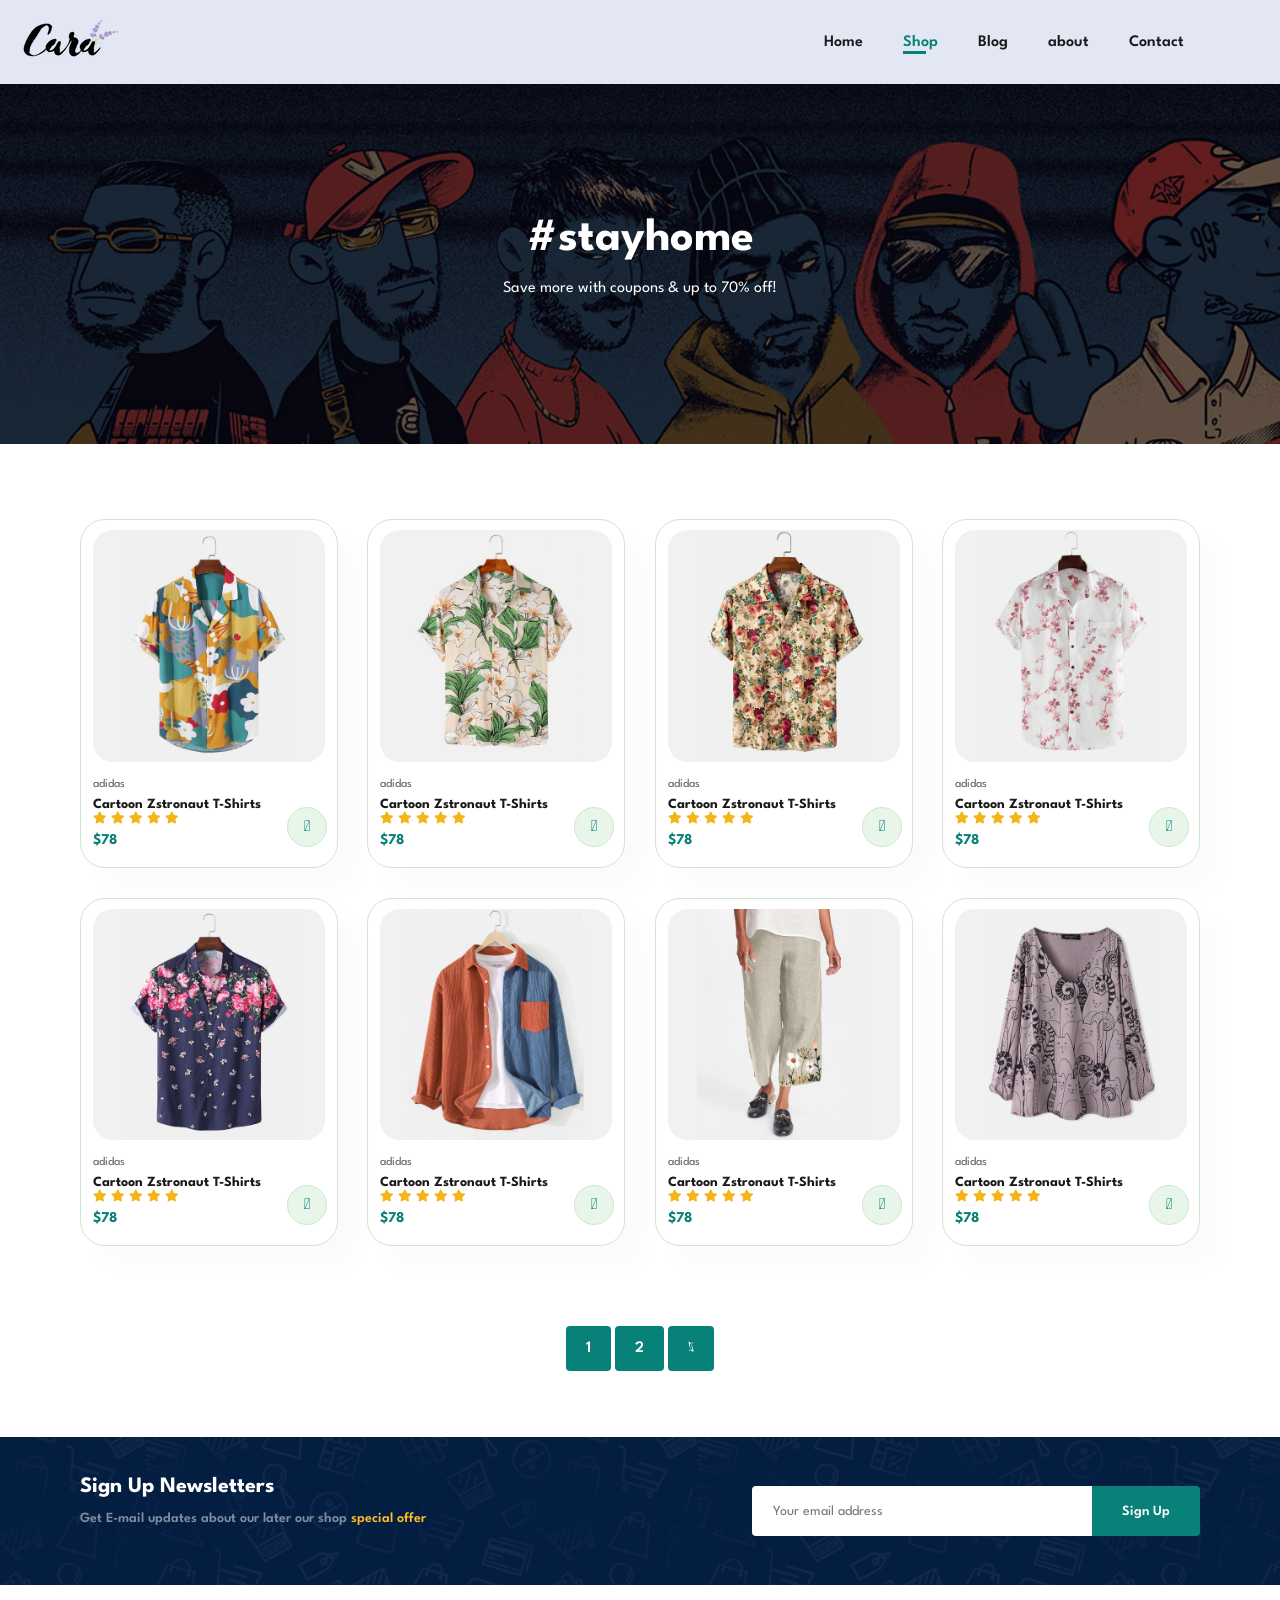
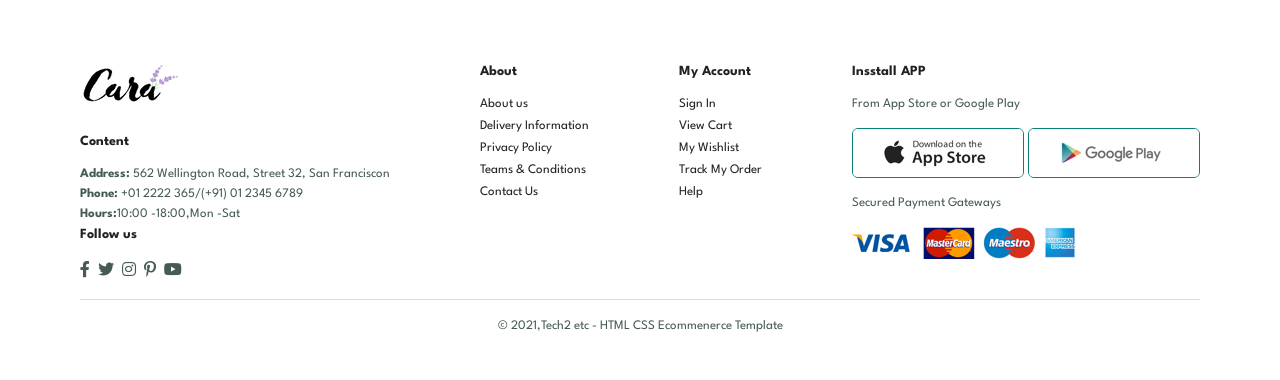
<file: shop.html>
<!DOCTYPE html>
<html lang="en">
<head>
    <meta charset="UTF-8">
    <meta name="viewport" content="width=device-width, initial-scale=1.0">
    <title>Shop</title>
    <link rel="stylesheet" href="style.css">
    <link rel="stylesheet" href="https://pro.fontawesome.com/releases/v5.10.0/css/all.css" />

</head> 
<body>

    <section id="header">
        <a href="#"><img src="img/logo.png" class="logo" alt=""></a>
    
        <div>
            <ul id="navbar">
                <li><a  href="index.html">Home</a></li>
                <li><a class="active" href="shop.html">Shop</a></li>
                <li><a href="blog.html">Blog</a></li>
                <li><a href="about.html">about</a></li>
                <li><a href="contact.html">Contact</a></li>
                <li id="lg-bag"><a href="cart.html"><i class="far fa-shopping-bag"></i></a></li>
                <a href="" id="close"><i class="far fa-times"></i></a>
            </ul>
        </div>
        <div id="mobile">
            
            <a href="cart.html"><i class="far fa-shopping-bag"></i></a>
            <i id="bar" class="fas fa-outdent"></i>
        </div>
    
    </section>

    <section id="page-header">
        <h2>#stayhome</h2>
       
        
        <p>Save more with coupons & up to 70% off!</p>
      
    </section>

    
    
    <section id="product1"  class="section-p1">
        <div class="pro-container">
            <div class="pro" onclick="window.location.href='sproduct.html';">
            <img src="img/products/f1.jpg" alt="g">
            <div class="des">
                <span>adidas</span>
                <h5>Cartoon Zstronaut T-Shirts</h5>
                <div class="star">
                    <i class="fas fa-star"></i>
                    <i class="fas fa-star"></i>
                    <i class="fas fa-star"></i>
                    <i class="fas fa-star"></i>
                    <i class="fas fa-star"></i>
                </div>
                <h4>$78</h4>
                </div>
                <a href="#" ><i class="fal fa-shopping-cart cart"></i></a>
                
            </div>

                <div class="pro">
            <img src="img/products/f2.jpg" alt="g">
            <div class="des">
                <span>adidas</span>
                <h5>Cartoon Zstronaut T-Shirts</h5>
                <div class="star">
                    <i class="fas fa-star"></i>
                    <i class="fas fa-star"></i>
                    <i class="fas fa-star"></i>
                    <i class="fas fa-star"></i>
                    <i class="fas fa-star"></i>
                </div>
                <h4>$78</h4>
                </div>
                <a href="#" ><i class="fal fa-shopping-cart cart"></i></a>
                
            </div>

                <div class="pro">
            <img src="img/products/f3.jpg" alt="g">
            <div class="des">
                <span>adidas</span>
                <h5>Cartoon Zstronaut T-Shirts</h5>
                <div class="star">
                    <i class="fas fa-star"></i>
                    <i class="fas fa-star"></i>
                    <i class="fas fa-star"></i>
                    <i class="fas fa-star"></i>
                    <i class="fas fa-star"></i>
                </div>
                <h4>$78</h4>
                </div>
                <a href="#" ><i class="fal fa-shopping-cart cart"></i></a>
                
            </div>

                <div class="pro">
            <img src="img/products/f4.jpg" alt="g">
            <div class="des">
                <span>adidas</span>
                <h5>Cartoon Zstronaut T-Shirts</h5>
                <div class="star">
                    <i class="fas fa-star"></i>
                    <i class="fas fa-star"></i>
                    <i class="fas fa-star"></i>
                    <i class="fas fa-star"></i>
                    <i class="fas fa-star"></i>
                </div>
                <h4>$78</h4>
                </div>
                <a href="#" ><i class="fal fa-shopping-cart cart"></i></a>
                
            </div>

                <div class="pro">
            <img src="img/products/f5.jpg" alt="g">
            <div class="des">
                <span>adidas</span>
                <h5>Cartoon Zstronaut T-Shirts</h5>
                <div class="star">
                    <i class="fas fa-star"></i>
                    <i class="fas fa-star"></i>
                    <i class="fas fa-star"></i>
                    <i class="fas fa-star"></i>
                    <i class="fas fa-star"></i>
                </div>
                <h4>$78</h4>
                </div>
                <a href="#" ><i class="fal fa-shopping-cart cart"></i></a>
                
            </div>

                <div class="pro">
            <img src="img/products/f6.jpg" alt="g">
            <div class="des">
                <span>adidas</span>
                <h5>Cartoon Zstronaut T-Shirts</h5>
                <div class="star">
                    <i class="fas fa-star"></i>
                    <i class="fas fa-star"></i>
                    <i class="fas fa-star"></i>
                    <i class="fas fa-star"></i>
                    <i class="fas fa-star"></i>
                </div>
                <h4>$78</h4>
                </div>
                <a href="#" ><i class="fal fa-shopping-cart cart"></i></a>
                
            </div>

                <div class="pro">
            <img src="img/products/f7.jpg" alt="g">
            <div class="des">
                <span>adidas</span>
                <h5>Cartoon Zstronaut T-Shirts</h5>
                <div class="star">
                    <i class="fas fa-star"></i>
                    <i class="fas fa-star"></i>
                    <i class="fas fa-star"></i>
                    <i class="fas fa-star"></i>
                    <i class="fas fa-star"></i>
                </div>
                <h4>$78</h4>
                </div>
                <a href="#" ><i class="fal fa-shopping-cart cart"></i></a>
                
            </div>

                <div class="pro">
            <img src="img/products/f8.jpg" alt="g">
            <div class="des">
                <span>adidas</span>
                <h5>Cartoon Zstronaut T-Shirts</h5>
                <div class="star">
                    <i class="fas fa-star"></i>
                    <i class="fas fa-star"></i>
                    <i class="fas fa-star"></i>
                    <i class="fas fa-star"></i>
                    <i class="fas fa-star"></i>
                </div>
                <h4>$78</h4>
                </div>
                <a href="#" ><i class="fal fa-shopping-cart cart"></i></a>
                
            </div>
        </div>
    </section>



    <section id="pagination" class="section-p1">
        <a href="#">1</a>
        <a href="#">2</a>
        <a href="#"><i class="fal fa-long-arrow-alt-right"></i></a>
    </section>
   


<section id="newsletter" class="section-p1 section-m1">
    <div class="newstext">
        <h4>Sign Up Newsletters</h4>
        <p>Get E-mail updates about our later our shop <span>special offer</span> </p>
    </div>
    <div class="from">
        <input type="text" placeholder="Your email address">
        <button class="normal">Sign Up</button>
    </div>
</section>

    <footer class="section-p1">

        <div class="col">

            <img class="logo" src="img/logo.png"  alt="">
            <h4>Content</h4>
            <p><strong>Address:</strong> 562 Wellington Road, Street 32, San Franciscon</p>
            <p><strong>Phone:</strong> +01 2222 365/(+91) 01 2345 6789</p>
            <p><strong>Hours:</strong>10:00 -18:00,Mon -Sat</p>
            <div class="follow">
                <h4>Follow us</h4>
                <div class="icon">
                    <i class="fab fa-facebook-f"></i>
                    <i class="fab fa-twitter"></i>
                    <i class="fab fa-instagram"></i>
                    <i class="fab fa-pinterest-p"></i>
                    <i class="fab fa-youtube"></i>
                </div>
            </div>

        </div>

        <div class="col">

            <h4>About</h4>
            <a href="#">About us</a>
            <a href="#">Delivery Information</a>
            <a href="#">Privacy Policy</a>
            <a href="#">Teams & Conditions</a>
            <a href="#">Contact Us</a>
        </div>
    
        <div class="col">
            <h4>My Account</h4>
            <a href="#">Sign In</a>
            <a href="#">View Cart</a>
            <a href="#">My Wishlist</a>
            <a href="#">Track My Order</a>
            <a href="#">Help</a>
        </div>
        <div class="col install">
            <h4>Insstall APP</h4>
            <p>From App Store or Google Play</p>
            <div class="row">
                <img src="img/pay/app.jpg" alt="">
                <img src="img/pay/play.jpg" alt="">
            </div>
            <p>Secured Payment Gateways </p>
            <img src="img/pay/pay.png" alt="">
        </div>

        <div class="copyright">
            <p>© 2021,Tech2 etc - HTML CSS Ecommenerce Template</p>
        </div>
    </footer>




    <script src="script.js"></script>
</body>
</html>
</file>
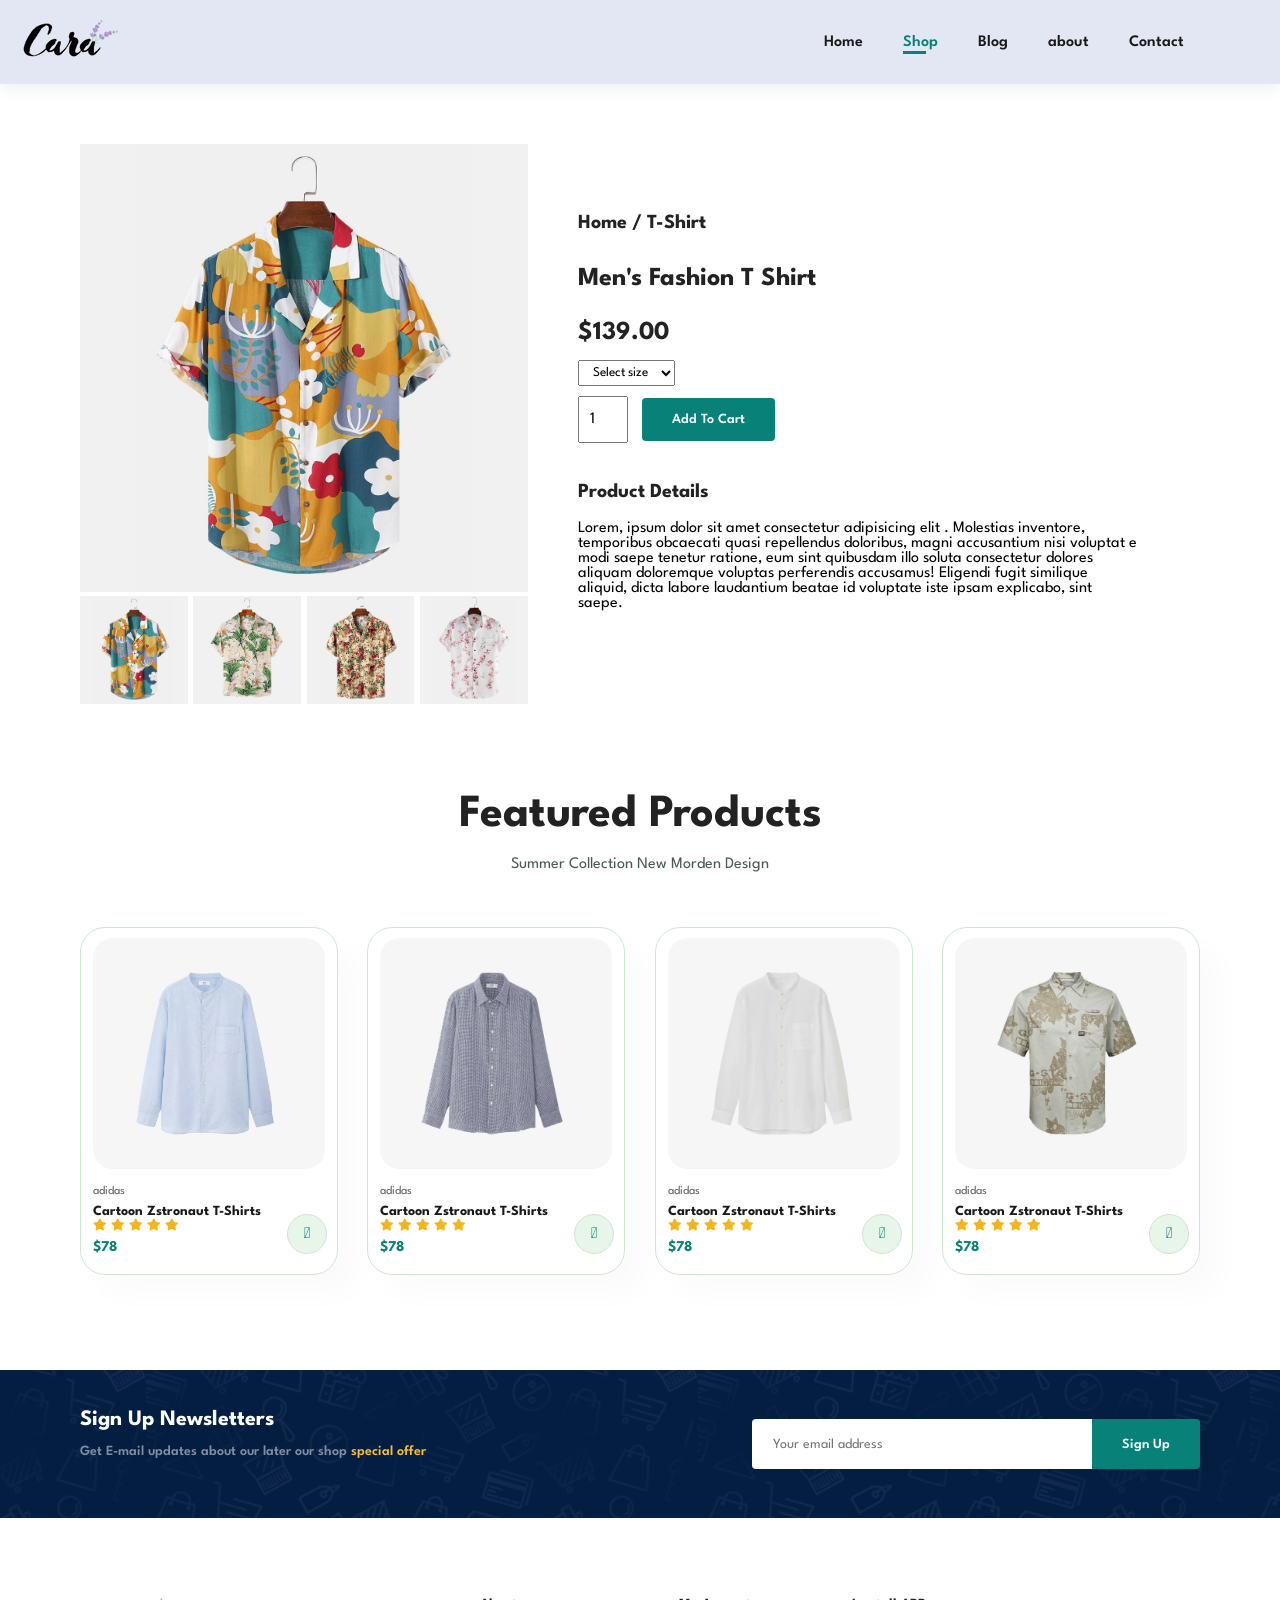
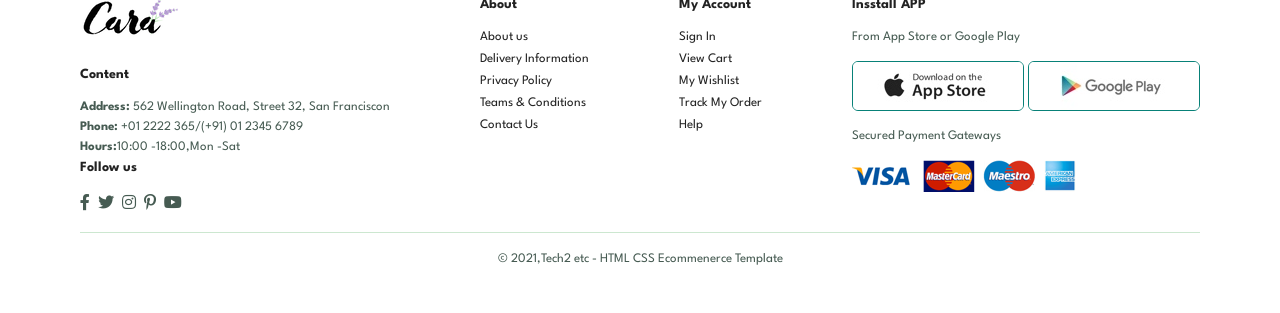
<file: sproduct.html>
<!DOCTYPE html>
<html lang="en">
<head>
    <meta charset="UTF-8">
    <meta name="viewport" content="width=device-width, initial-scale=1.0">
    <title>Shop</title>
    <link rel="stylesheet" href="style.css">
    <link rel="stylesheet" href="https://pro.fontawesome.com/releases/v5.10.0/css/all.css" />

</head> 
<body>

    <section id="header">
        <a href="#"><img src="img/logo.png" class="logo" alt=""></a>
    
        <div>
            <ul id="navbar">
                <li><a  href="index.html">Home</a></li>
                <li><a class="active" href="shop.html">Shop</a></li>
                <li><a href="blog.html">Blog</a></li>
                <li><a href="about.html">about</a></li>
                <li><a href="contact.html">Contact</a></li>
                <li id="lg-bag"><a href="cart.html"><i class="far fa-shopping-bag"></i></a></li>
                <a href="" id="close"><i class="far fa-times"></i></a>
            </ul>
        </div>
        <div id="mobile">
            
            <a href="cart.html"><i class="far fa-shopping-bag"></i></a>
            <i id="bar" class="fas fa-outdent"></i>
        </div>
    
    </section>

    <section id="prodetails" class="section-p1">
        <div class="single-pro-image">
        <img src="img/products/f1.jpg" width="100%" id="MainImg">
    
    <div class="small-img-group">
        <div class="small-img-col"> 
            <img src="img/products/f1.jpg"  width="100%"  class="small-img" id="small-img"alt="">
        </div>

        <div class="small-img-col"> 
            <img src="img/products/f2.jpg"  width="100%" id="small-img" class="small-img" >
        </div>

        <div class="small-img-col"> 
            <img src="img/products/f3.jpg"  width="100%" id="small-img" class="small-img">
        </div>

        <div class="small-img-col"> 
            <img src="img/products/f4.jpg"  width="100%" id="small-img" class="small-img">
        </div>

    
    </div>
        
        </div>
    <div class="single-pro-details">
        <h4>Home / T-Shirt</h4>
        <h2>Men's Fashion T Shirt</h2>
        <h2>$139.00</h2>
        <select id="">
            <option value="">Select size</option>
            <option value="">XL</option>
            <option value="">XXL</option>
            <option value="">Small</option>
            <option value="">Small</option>
            <option value="">Large</option>

        </select>
        <input type="number" value="1">
        <button class="normal">Add To Cart</button>
        <h4>Product Details</h4>
        <span>Lorem, ipsum dolor sit amet consectetur adipisicing elit
            . Molestias inventore, temporibus obcaecati quasi
             repellendus doloribus, magni accusantium nisi voluptat
             e modi saepe tenetur ratione, eum sint quibusdam illo 
             soluta consectetur dolores aliquam doloremque voluptas
              perferendis accusamus! Eligendi fugit similique aliquid,
               dicta labore laudantium beatae id voluptate iste ipsam 
               explicabo, sint saepe.</span>
    </div>
        
    </section>
       <section id="product1"  class="section-p1">
        <h2>Featured Products</h2>
        <p>Summer Collection New Morden Design</p>
        <div class="pro-container">
            <div class="pro">
            <img src="img/products/n1.jpg" alt="g">
            <div class="des">
                <span>adidas</span>
                <h5>Cartoon Zstronaut T-Shirts</h5>
                <div class="star">
                    <i class="fas fa-star"></i>
                    <i class="fas fa-star"></i>
                    <i class="fas fa-star"></i>
                    <i class="fas fa-star"></i>
                    <i class="fas fa-star"></i>
                </div>
                <h4>$78</h4>
                </div>
                <a href="#" ><i class="fal fa-shopping-cart cart"></i></a>
                
            </div>

                <div class="pro">
            <img src="img/products/n2.jpg" alt="g">
            <div class="des">
                <span>adidas</span>
                <h5>Cartoon Zstronaut T-Shirts</h5>
                <div class="star">
                    <i class="fas fa-star"></i>
                    <i class="fas fa-star"></i>
                    <i class="fas fa-star"></i>
                    <i class="fas fa-star"></i>
                    <i class="fas fa-star"></i>
                </div>
                <h4>$78</h4>
                </div>
                <a href="#" ><i class="fal fa-shopping-cart cart"></i></a>
                
            </div>

                <div class="pro">
            <img src="img/products/n3.jpg" alt="g">
            <div class="des">
                <span>adidas</span>
                <h5>Cartoon Zstronaut T-Shirts</h5>
                <div class="star">
                    <i class="fas fa-star"></i>
                    <i class="fas fa-star"></i>
                    <i class="fas fa-star"></i>
                    <i class="fas fa-star"></i>
                    <i class="fas fa-star"></i>
                </div>
                <h4>$78</h4>
                </div>
                <a href="#" ><i class="fal fa-shopping-cart cart"></i></a>
                
            </div>

                <div class="pro">
            <img src="img/products/n4.jpg" alt="g">
            <div class="des">
                <span>adidas</span>
                <h5>Cartoon Zstronaut T-Shirts</h5>
                <div class="star">
                    <i class="fas fa-star"></i>
                    <i class="fas fa-star"></i>
                    <i class="fas fa-star"></i>
                    <i class="fas fa-star"></i>
                    <i class="fas fa-star"></i>
                </div>
                <h4>$78</h4>
                </div>
                <a href="#" ><i class="fal fa-shopping-cart cart"></i></a>
                
            </div>

                
        </div>
    </section>


<section id="newsletter" class="section-p1 section-m1">
    <div class="newstext">
        <h4>Sign Up Newsletters</h4>
        <p>Get E-mail updates about our later our shop <span>special offer</span> </p>
    </div>
    <div class="from">
        <input type="text" placeholder="Your email address">
        <button class="normal">Sign Up</button>
    </div>
</section>

    <footer class="section-p1">

        <div class="col">

            <img class="logo" src="img/logo.png"  alt="">
            <h4>Content</h4>
            <p><strong>Address:</strong> 562 Wellington Road, Street 32, San Franciscon</p>
            <p><strong>Phone:</strong> +01 2222 365/(+91) 01 2345 6789</p>
            <p><strong>Hours:</strong>10:00 -18:00,Mon -Sat</p>
            <div class="follow">
                <h4>Follow us</h4>
                <div class="icon">
                    <i class="fab fa-facebook-f"></i>
                    <i class="fab fa-twitter"></i>
                    <i class="fab fa-instagram"></i>
                    <i class="fab fa-pinterest-p"></i>
                    <i class="fab fa-youtube"></i>
                </div>
            </div>

        </div>

        <div class="col">

            <h4>About</h4>
            <a href="#">About us</a>
            <a href="#">Delivery Information</a>
            <a href="#">Privacy Policy</a>
            <a href="#">Teams & Conditions</a>
            <a href="#">Contact Us</a>
        </div>
    
        <div class="col">
            <h4>My Account</h4>
            <a href="#">Sign In</a>
            <a href="#">View Cart</a>
            <a href="#">My Wishlist</a>
            <a href="#">Track My Order</a>
            <a href="#">Help</a>
        </div>
        <div class="col install">
            <h4>Insstall APP</h4>
            <p>From App Store or Google Play</p>
            <div class="row">
                <img src="img/pay/app.jpg" alt="">
                <img src="img/pay/play.jpg" alt="">
            </div>
            <p>Secured Payment Gateways </p>
            <img src="img/pay/pay.png" alt="">
        </div>

        <div class="copyright">
            <p>© 2021,Tech2 etc - HTML CSS Ecommenerce Template</p>
        </div>
    </footer>

    <script>
        var MainImg = document.getElementById("MainImg")
        var smallimg =document.getElementsByClassName("small-img");

        for(let i =0;i< smallimg.length; i++){
            smallimg[i].onclick = function(){
                MainImg.src = smallimg[i].src
            }
        }
    </script>


    <script src="script.js"></script>
</body>
</html>
</file>
<file: style.css>
@import url("https://fonts.googleapis.com/css2?family=Spartan:wght@100;200;300;400;500;600;700;800;900&display=swap");
*{
    margin: 0;
    padding: 0;
    box-sizing: border-box;
    font-family: 'Spartan',sans-serif;
}

h1{
    font-size: 50px;
    line-height: 64px;
    color: #222;
}
h2{
    font-size: 46px;
    line-height: 54px;
    color: #222;
}
h4{
    font-size: 20px;
    color: #222;
}

h4{
    font-weight: 700;
    color: #222;

}

p{
    font-size: 16px;
    color: #465b52;
    margin: 15px 0 20px 0;
}
.section-p1{
    padding: 40px 80px;
}

.section-m1{
    margin: 40px 0px;

}
button.normal{
    font-size: 14px;
    font-weight: 600;
    padding: 15px 30px;
    color: #000;
    background-color: #fff;
    border-radius: 4px;
    cursor: pointer;
    border: none;
    outline: none;
    transition: 0.2s;
}
button.white{
    font-size: 14px;
    font-weight: 600;
    padding: 11px 18px;
    color: #fff;
    background-color: transparent;
    cursor: pointer;
    border: 1px solid #fff;
    outline: none;
    transition: 0.2s;
}
body{
    width: 100%;
}

/** Header 

**/
#header {
    display: flex;
    align-items: center;
    justify-content: space-between;
    padding: 20px 20px;
    background: #E3E6F3;
    box-shadow: 0 5px 15px rgba(0,0,0,0.06);
    z-index: 999;
    position: sticky;
    top: 0;
    left: 0;


}

#navbar{
    display: flex;
    align-items: center;
    justify-content: center;
}
#navbar li{
    list-style:none;
    padding: 0 20px;
    position: relative;

}

#navbar li a{
    text-decoration:none;
    font-size: 16px;
    font-weight: 600;
    color: #1a1a1a;
    transition: 0.3s ease;
}

#navbar li a:hover,
#navbar li a.active{
    color: #088178;
}
#navbar li a.active::after,
#navbar li a:hover::after {
    content: "";
    width: 30%;
    height: 3px;  
    background: #088178;
    position: absolute;
    bottom: -4px;
    left: 20px;
}   
#mobile{
    display: none;
    align-items: center;
}
#close{
    display:none ;
}


/* Home Page*/
#hero{
    background-image:url("img/hero4.png") ;
    height: 90vh;
    width: 100%;
    background-size: cover;
    background-position: top 25% right 0;
    padding: 0 80px;
    display: flex;
    flex-direction: column;
    align-items: flex-start;
    justify-content: center;
}
#hero h4{
    padding-bottom: 15px;

}
#hero h1{
    color: #088178;
}
#hero button{
    background-image: url("img/button.png");
    background-color: transparent;
    color: #088178;
    border: 0;
    padding: 14px  80px 14px 65px;
    background-repeat: no-repeat;
    cursor: pointer;
    font-weight:700;
    font-size: 15px;
}
#feature{
    display: flex;
    align-items: center;
    justify-content: space-between;
    flex-wrap: wrap;

}
#feature .fe-box{
    width: 180px;
    text-align: center;
    padding: 25px 15px;
    box-shadow: 20px 20px 34px rgba(0,0,0,0.03);
    border: 1px solid #cce7d0;
    border-radius: 4px;
    margin: 15px 0;
}

#feature .fe-box:hover{
        box-shadow:10px 10px 54px rgba(70,62,221,0.1);
}
#feature .fe-box img{
    width: 100%;
    margin-bottom: 10px;
}

#feature .fe-box h6{
    display: inline-block;
    padding: 9px 8px 6pX 8px;
    line-height: 1;
    border-radius: 4px;
    color: #088178;
    background-color: #fddde4;
}

#feature .fe-box:nth-child(2) h6{
    background-color: #5cda13;
}
#feature .fe-box:nth-child(3) h6{
    background-color: #d1e8f2;
}
#feature .fe-box:nth-child(4) h6{
    background-color: #cdd4f8;
}

#feature .fe-box:nth-child(5) h6{
    background-color: #f6dbf6;
}

#feature .fe-box:nth-child(6) h6{
    background-color: #fff2e5;
}

#product1{
    text-align: center;

}

#product1 .pro-container{
    display: flex;
    justify-content: space-between;
    padding-top: 20px;
    flex-wrap: wrap;
}
#product1 .pro {
    width: 23%;
    min-width: 250px;
    padding: 10px 12px;
    border: 1px solid #cce7d0;
    border-radius: 25px;
    cursor: pointer;
    box-shadow: 20px 20px 30px rgba(0,0,0,0.02);
    margin: 15px 0;
    transition: 0.2s ease;
    position: relative;

}
#product1 .pro:hover{
    box-shadow: 20px 20px 30px rgba(0,0,0,0.06);
}
#product1 .pro img{
    width:100%;
    border-radius: 20px;
}
#product1 .pro .des{
    text-align: start;
    padding: 10px 0;
}

#product1 .pro .des span{
    color: #606063;
    font-size: 12px;
}

#product1 .pro .des h5{
    padding-top:7px ;
    color: #1a1a1a;
    font-size: 14px;
}
#product1 .pro .des i{
    font-size: 12px;
    color: rgb(243,181,25);
}
#product1 .pro .des h4{
    padding-top:7px;
    font-size: 15px;
    font-weight: 700;
    color: #088178;
}
#product1 .pro .cart {
    width: 40px;
    height: 40px;
    line-height: 40px;
    border-radius: 50px;
    background-color: #e8f6ea;
    font-weight: 500;
    color: #088178;
    border: 1px solid #cce7d0;
    position: absolute;
    bottom: 20px;
    right: 10px;
}

#banner{
    display: flex;
    flex-direction: column;
    justify-content: center;
    align-items: center;
    text-align: center;
    background-image:url("img/banner/b2.jpg");
    width: 100%;
    height: 40vh;
    background-size: cover;
    background-position: center;
}

#banner h4{
    color: #fff;
    font-size: 16px;
}

#banner h2 {
    color: #fff;
    font-size: 30px;
    padding: 10px 0;
}

#banner h2 {
    color: #fff;
    font-size: 30px;
    padding: 10px 0;
}

#banner h2 span{
    color: #ef3636 ;
}

#banner button:hover{
    background: #088178;
    color: #fff;
}

#sm-banner {
    display: flex;
    justify-content: space-between;
    flex-wrap: wrap;
   gap: 20px;
}

#sm-banner .banner-box{
    display: flex;
    flex-direction: column;
    justify-content: center;
    align-items: flex-start;    
    background-image: url("img/banner/b17.jpg");
    min-width:580px;
    height: 50vh;
    background-size: cover;
    background-position: center;
    flex: 1 1 48%; 
    height: 50vh;
    padding: 30px;
}
#sm-banner .banner-box2 {
        background-image: url("img/banner/b10.jpg");
}

#sm-banner h4{
    color: #fff;
    font-size: 20px;
    font-weight: 300;
}
#sm-banner h2{
    color: #fff;
    font-size: 28px;
    font-weight: 800;
}
#sm-banner span{
    color: #fff;
    font-size: 14px;
    font-weight: 500;
    padding-bottom:15px ;
}

#sm-banner .banner-box:hover button{
    background: #088178;
    border: 1 solid #088178;
}

#banner3 {
    display: flex;
    justify-content: space-between;
    flex-wrap: wrap;
    padding: 0 80px ;
}


#banner3 .banner-box{
    display: flex;
    flex-direction: column;
    justify-content: center;
    align-items: flex-start;    
    background-image: url("img/banner/b7.jpg");
    min-width:30%;
    height: 30vh;
    background-size: cover;
    background-position: center;
    padding: 20px;
    margin-bottom: 20px;
}

#banner3 .banner-box2{
    background-image: url("img/banner/b4.jpg");
}

#banner3 .banner-box3{
    background-image: url("img/banner/b18.jpg");
}
#banner3 h2{
    color: #fff;
    font-weight: 900;
    font-size: 22px;
}
#banner3 h3{
    color: #ec544e;
    font-weight: 800;
    font-size: 15px;
}
#newsletter {
    display: flex;
    justify-content: space-between;
    flex-wrap: wrap;
    align-items: center;
    background-image: url("img/banner/b14.png");
    background-position: 20% 30%;
    background-color:#041e42;
}

#newsletter h4{
    font-size:22px;
    font-weight: 700;
    color: #fff;
}

#newsletter p{
    font-size:14px;
    font-weight: 600;
    color: #818ea0;
}
#newsletter p span{
    color: #ffbd27;
}
#newsletter .from{
    display: flex;
    width: 40%;
}
#newsletter input{
    height: 3.125rem;
    padding: 0 1.25rem;
    font-size: 14px;
    width: 100%;
    border: 1px solid transparent;
    border-radius: 4px;
    outline: none;
    border-top-right-radius:0 ;
    border-bottom-right-radius:0 ;
}

#newsletter button{
    background-color: #088178;
    color: #fff;
    white-space: nowrap;
    border-top-left-radius:0 ;
    border-bottom-left-radius:0 ;
}

footer{
    display: flex;
    flex-wrap: wrap;
    justify-content: space-between;
}
footer .col{
    display: flex;
    flex-direction: column;
    align-items: flex-start;
    margin-bottom: 20px;
}
footer .logo{
    margin-bottom: 30px;
}

footer h4{
    font-size: 14px;
    padding-bottom:20px;
}
footer p{
    font-size: 13px;
    margin: 0 0 8px 0;
}
footer a   {
    font-size: 13px;
    text-decoration: none;
    color: #222;
    margin-bottom: 10px;
}
footer .follow i{
    color:#465b52;
    padding-right: 4px;
    cursor: pointer;
}

footer .copyright {
    width: 100%;
    text-align: center;
    padding-top: 20px;
    border-top: 1px solid #cce7d0;
}

footer .install .row img{
    border: 1px solid #088178;
    border-radius: 6px;
}

footer .install  img{
    margin: 10px 0 15px 0;
}

footer .follow i:hover,
footer{
    color: #088178;
}

footer .copyright{
    width: 100%;
    text-align: center;
}
/* ____________________________________ */

/* Shop Page*/
#page-header{
    background-image: url(img/banner/b1.jpg);
    width: 100%;
    height: 40vh;
    background-size:cover;
    display: flex;
    justify-content: center;
    text-align: center;
    flex-direction: column;
    padding: 14px;
}

#page-header h2,
#page-header p{
    color: #fff;
}
#pagination{
    text-align: center;
}

#pagination a{
     text-decoration: none;
     background-color: #088178;
     padding: 15px 20px;
     color: #fff;
     border-radius: 4px;
     font-weight: 600;
}
#pagination a i{
    font-size: 16px;
    font-weight: 600;
}
/*Single Product*/
#prodetails{
    display: flex;
    margin-top:20px ;
}
#prodetails .single-pro-image{
    width: 40%;
    margin-right: 50px;

}
.small-img-group{
    display: flex;
    justify-content: space-between;
}
.small-img-col{
    flex-basis: 24%;
    cursor: pointer;
}
#prodetails .single-pro-details{
    width: 50%;
    padding-top: 30px;
}

#prodetails .single-pro-details h4{
    padding: 40px 0 20px 0;
}

#prodetails .single-pro-details h2{
    font-size: 26px;
}

#prodetails .single-pro-details select{
    display: block;
    padding: 5px 10px;
    margin-bottom: 10px;
}

#prodetails .single-pro-details input{
    width: 50px;
    height: 47px;
    padding-left:10px;
    font-size: 16px;
    margin-right: 10px;
}

#prodetails .single-pro-details input:focus{
    outline: none;
}
#prodetails .single-pro-details button{
    background: #088178;
    color:#fff;
}
#prodetails .single-pro-detail span{
    line-height: 25px;
}

/* Blog Page*/
#page-header.blog-header{
    background-image: url("img/banner/b19.jpg");
}

#page-header.blog-header{
    background-image: url(img/banner/b19.jpg);
    width: 100%;
    height: 40vh;
    display: flex;
    background-size: cover;
    justify-content: center;
    text-align: center;
    flex-direction: column;
    padding: 14px

}

#blog{
    padding: 150px 150px 0 150px;
}

#blog .blog-box {
    display: flex;
    align-items: center;
    width: 100%;
    position: relative;
    padding-bottom: 90px;
}

#blog .blog-img{
    width: 50%;
    margin-right: 40px;
}

#blog img{
    width: 100%;
    height: 400px;
    object-fit: cover;
}

#blog .blog-details{
    width: 50%;
    margin-right: 40px;
}

#blog .blog-details a{
    text-decoration: none;
    font-size: 10px;
    color: #000;
    font-weight: 700;
    position: relative;
    transition: 0.3s;
}
#blog .blog-details a::after{
    content: "";
    width: 50px;
    height: 1px;
    background-color:#000;
    position:absolute;
    top: 4px;
    right: -60px;    
}

#blog .blog-details a:hover{
    color: #088178;
}
#blog .blog-details a:hover::after{
    background-color: #088178;
}

#blog .blog-box h1{
    position: absolute;
    top: -40px;
    left: 0;
    font-size: 70px;
    font-weight: 700;
    color: #c9cbce;
    z-index: -9;
}



/*About Page*/
#page-header.about-header{
    background-image: url("img/about/banner.png");
}
.about-head img{
    width: 50%;
    height: auto;
}
.about-head{
    display: flex;
    align-items: center;
}

.about-head div{
    padding-left: 40px;
    
}

#about-app{
    text-align: center;
    
}

#about-app .video{
    width: 70%;
    height: 100%;
    margin: 30px auto 0 auto;
}
#about-app .video video{
    width: 100%;
    height: 100%;
    border-radius: 20px;
}
/*Contact Page ____________________________________________________________*/ 
#contact-details{
    display: flex;
    align-items: center;
    justify-content: space-between;
    gap: 20px;
}

#contact-details .details{
    width: 40%;
}
#contact-details .map{
    width: 55%;
}


#contact-details .details span,
#form-details form span{
    font-size: 12px;
}

#contact-details .details h2,
#form-details form h2{
    font-size: 26px;
    line-height: 35px;
    padding: 20px 0;
}
#contact-details .details h3{
    font-size: 16px;
    padding-bottom: 15px;
}

#contact-details .details li{
    list-style: none;
    display: flex;
    padding: 10px 0;
}

#contact-details .details li i{
    font-size: 14px;
    padding-right:22px;
}

#contact-details .details li p{
    margin: 0;
    font-size: 14px;
}

#contact-details .map{
    width: 55%;
    height: 400px;
}

#contact-details iframe{
    width: 55%;
    height: 100%;
}
#form-details{
        display: flex;
        justify-content: space-between;
        margin: 30px;
        padding: 80px;
        border: 1px solid #e1e1e1
}
#form-details form{
    width: 65%;
    display: flex;
    flex-direction: column;
    align-items: flex-start;
}

#form-details form input,
#form-details textarea{
    width: 100%;
    padding: 12px 15px;
    outline: none;
    margin-bottom: 20px;
    border: 1px solid #e1e1e1;
}
#form-details form button{
    background-color: #088178;
    color: #fff;

}
#form-details .people div{
    padding-bottom: 25px;
    display: flex;
    align-items: flex-start;
}
#form-details .people div img{
    width: 65px;
    height: 65px;
    object-fit: cover;
    margin-right: 15px;

}
#form-details .people div p{
    margin: 0;
    font-size: 13px;
    line-height: 25px;

}

#form-details .people div p{
    display: block;
    font-size: 16px;
    font-weight: 600;
    color: #000;
}
/* Cart Page*/
#cart{
    overflow-x:auto;
}
#cart table{
    width: 100%;
    border-collapse: collapse;
    table-layout: fixed;
    white-space: nowrap;
}

#cart table img {
    width: 70px;
}
#cart table td:nth-child(1){
        width: 100px;
        text-align: center;
}

#cart table td:nth-child(2){
        width: 150px;
        text-align: center;
}

#cart table td:nth-child(3){
        width: 250px;
        text-align: center;
}

#cart table td:nth-child(4),
#cart table td:nth-child(5),
#cart table td:nth-child(6){
        width: 150px;
        text-align: center;
}

#cart table td:nth-child(5) input{
    width: 70px;
    padding: 10px 5px 10px 15px;
}

#cart table thead{
    border: 1px solid #e2e9e1;
    border-left: none;
    border-right:none;
}

#cart table thead td{
    font-weight: 700;
    text-transform:uppercase;
    font-size: 13px;
    padding: 18px 0;
}

#cart table tbody tr td{
    padding-top:15px;
}
#cart table tbody  td{
    font-size: 13px;
}
#cart-add{
    display: flex;
    flex-wrap: wrap;
    justify-content: space-between;
}
#coupon{
    width: 50%;
    margin-bottom: 30px;
}

coupon h3,
#subtotal h3{
    padding-bottom: 15px;
}
#coupon input {
    padding: 10px 20px;
    outline: none;
    width: 60%;
    margin-right: 10px;
    border: 1px solid #e2e9e1;
}

#coupon button,
#subtotal button{
    background-color: #088178;
    color: #fff;
    padding: 12px 20px;
}

#subtotal{
    width: 50%;
    margin-bottom: 30px;
    border: 1px solid #e2e9e1;
    padding: 30px;
}
#subtotal table{
    border-collapse:callapse;
    width: 100%;
    margin-bottom: 20px;
}

#subtotal table td{
    width: 50%;
    border: 1px solid #e2e9e1;
    padding:10px;
    font-size: 13px;
}
/* Start Media Query*/

@media(max-width:799px){
    .section-p1{
        padding: 40px 80px;
    }
    #navbar{
        display: flex;
        flex-direction: column;
        align-items: flex-start;
        justify-content: flex-start;
        position: fixed;
        top: 0;
        right: -300px;
        height: 100vh;
        width: 300px;
        background-color: #E3E6F3;
        box-shadow: 0 40px 60px rgba(0,0,0,0.1);
        padding: 80px 0 0 10px;
        transition: 0.3s;
    }

    
    #navbar.active{
        right: 0px;
    }
    #navbar li{
        margin-bottom: 25px;
    }
    #mobile{
    display: flex;
    align-items: center;

}
#mobile i{
    color: #1a1a1a;
    font-size: 24px;
    padding-left: 20px;
}

#close{
    display: inline-block;
    position: absolute;
    top: 30px;
    left: 30px;
    color: #222;
    font-size: 24px;
}

#lg-bag{
    display: none;
}
#hero{
    height: 70vh;
    padding: 0 80px;
    background-position: top 30% right 30%;
}
#feature{
    justify-content: center;
}
#feature .fe-box{
    margin: 15px 15px;
}
    #product1 .pro-container{
        justify-content: center;
    }
    #product1 .pro{
        margin: 15px;
    }
    #banner {
        height: 20vh;
    }
    #sm-banner .banner-box{
        min-width: 100%;
        height: 30vh;
    } 
    #banner3{
        padding: 0 40px;
    }
    #banner3 .banner-box{
        width: 28%;
    }
    #newsletter .from{
        width: 70%;
    }
    /* Conteact Page */
    #form-details{
        padding: 40px;
    }
    #form-details form{
        width: 50%;
    }
}



@media (max-width:477px){
    .section-p1{
        padding: 20px;
    }
    #header{
        padding: 10px 30px;
    }
    h1{
        font-size: 38px;
    }
    h2{
        font-size: 32px;
    }
    #hero {
        padding: 0 20px;
        background-position: 55%;
    }
    #feature {
       justify-content: space-between;
    }
    #feature .fe-box {
        width: 48%;
        margin: 0 0 15px 0;
    }
    #product1 .pro{
        width: 100%;
    }
    #banner {
        height: 40vh;
    }
    #sm-banner .banner-box{
        height: 40vh;
    }
    #sm-banner .banner-box2{
        margin-top: 20px;
    }

    #banner3 {
        padding: 0 20px;
    }
    #banner3 .banner-box{
        width: 100%;
    }
    #newsletter {
        padding: 40px 20px;
    }
    #newsletter .from{
        width: 100%;
    }
    footer .copyright{
        text-align: start;
    }

    /* Single Product */
    #prodetails {
        display: flex;
        flex-direction: column;
    }
    #prodetails .single-pro-image{
       width: 100%;
        margin-right:0px ;
    }
    #prodetails .single-pro-details{
       width: 100%;
        
    }

    /* blog page */
    #blog{
        padding: 100px 20px 0 20px;
    }
    #blog .blox-box{
        display: flex;
        flex-direction: column;
        align-items: flex-start;
    }
    #blog .blog-img{
        width: 100%;
        margin-right: 4px;
        margin-bottom: 30px;
    }   
    #blog .blog-details{
       width: 100%;
    }

    /* About Page */

    .about-head{
        flex-direction: column;

    }
    .about-head img{
        width: 100%;
        margin-bottom: 20px;
    }
    .about-head div{
        padding-left: 0px;
    }
    .about-app .video{
        width: 100%;
    }
    /* Content Page */

    #contact-details{
         flex-direction: column;
    }

    #contact-details .details{
         width: 100%;
         margin-bottom: 30px;
    }

    #contact-details .map{
         width: 100%;
    }
    #form-details{
        margin: 10px;
        padding: 30px;
        border: 1px solid #e1e1e1;
        flex-wrap: wrap;
    }
    #form-details form{
        width: 100%;
        margin-bottom: 30px;

    }

    /* Cart Page */
    #cart-add{
        flex-direction:column;
    }
    #coupon{
        width: 100%;
    }
    #subtotal{
        width: 100%;
        padding: 20px;
    }
}
</file>
